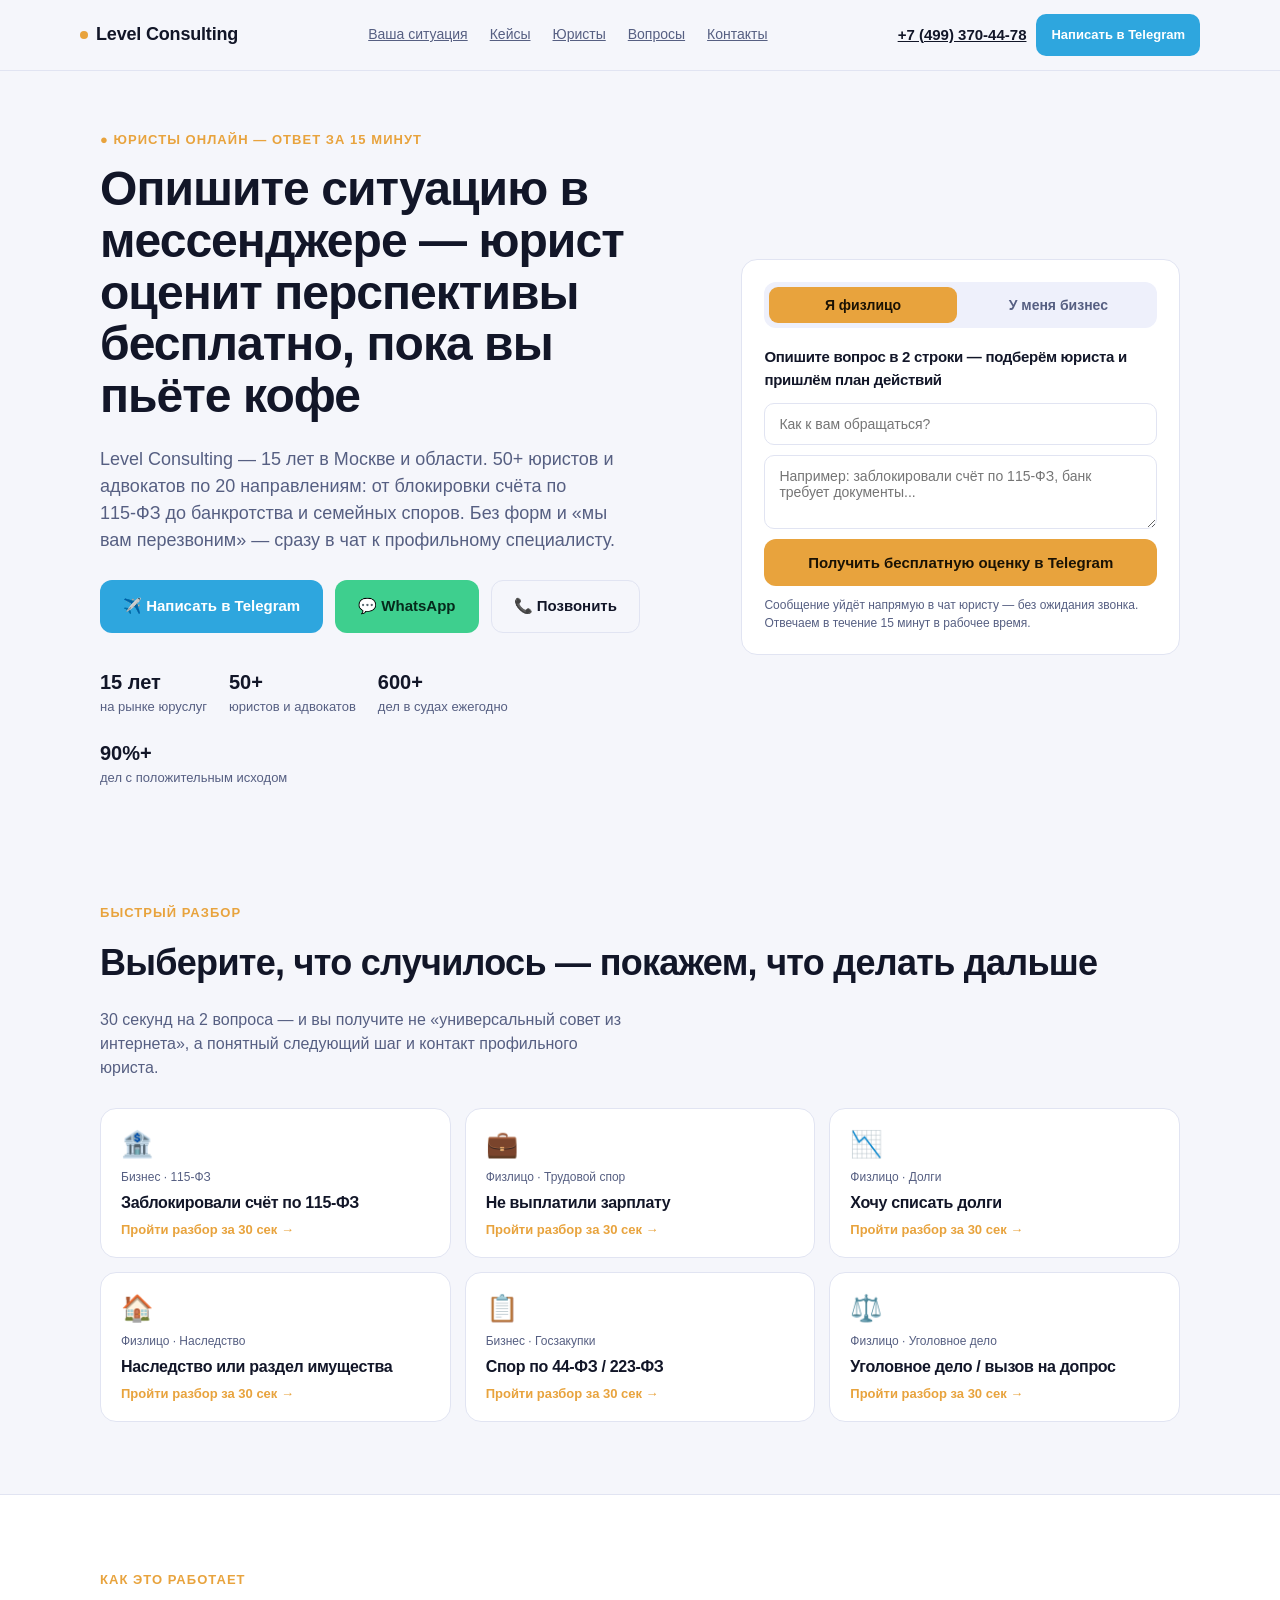
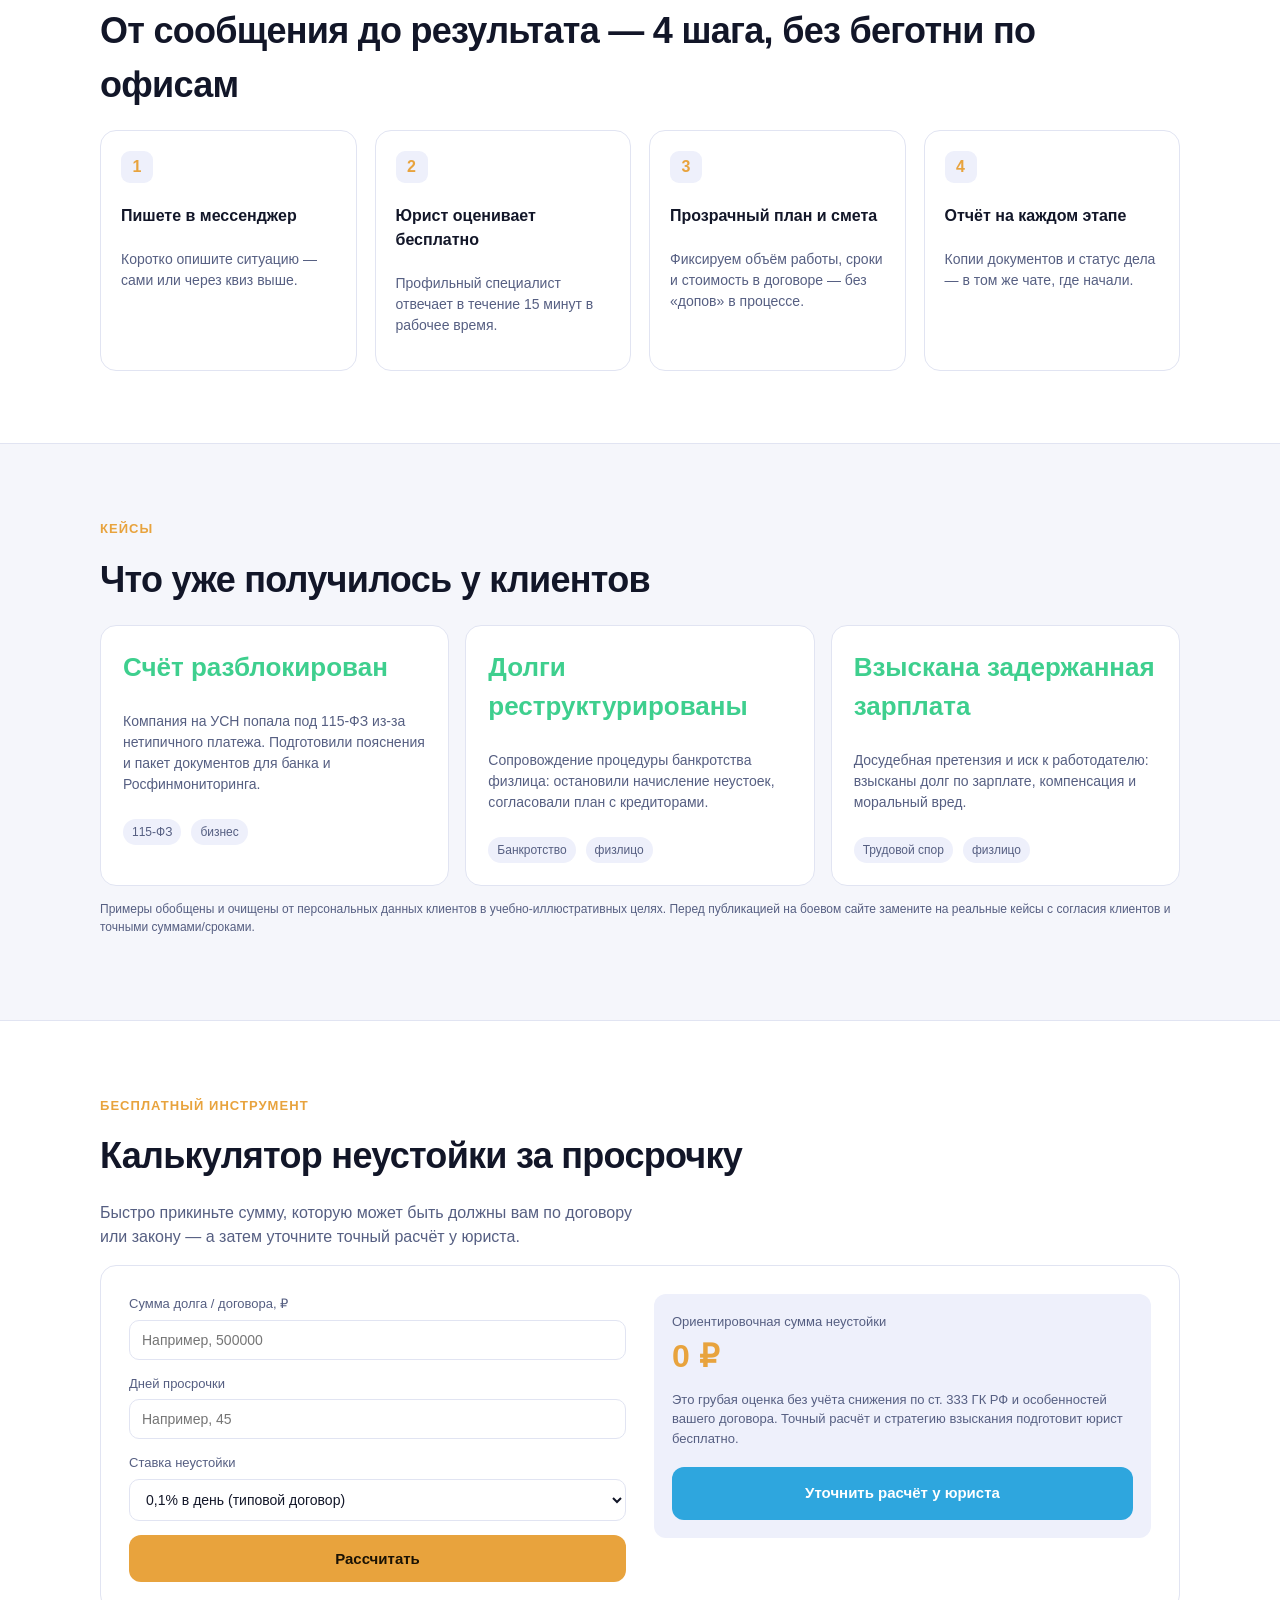
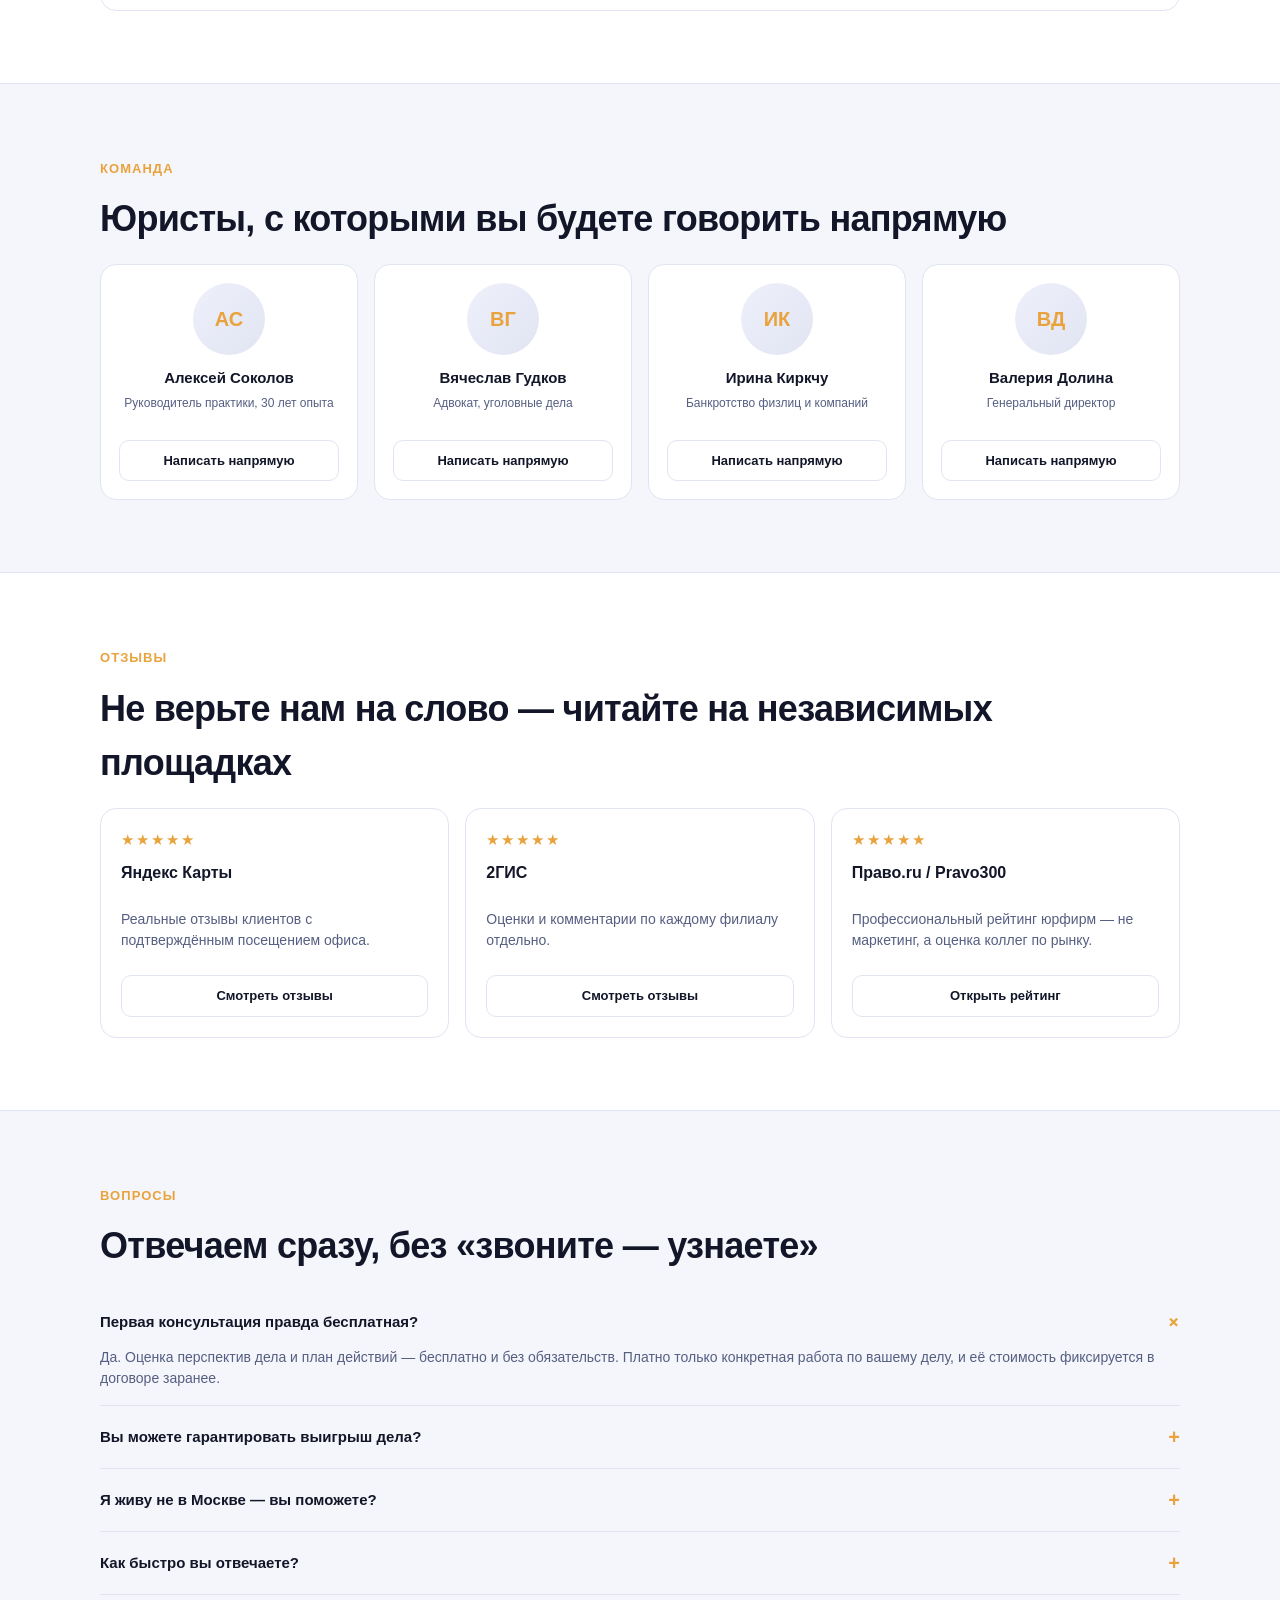
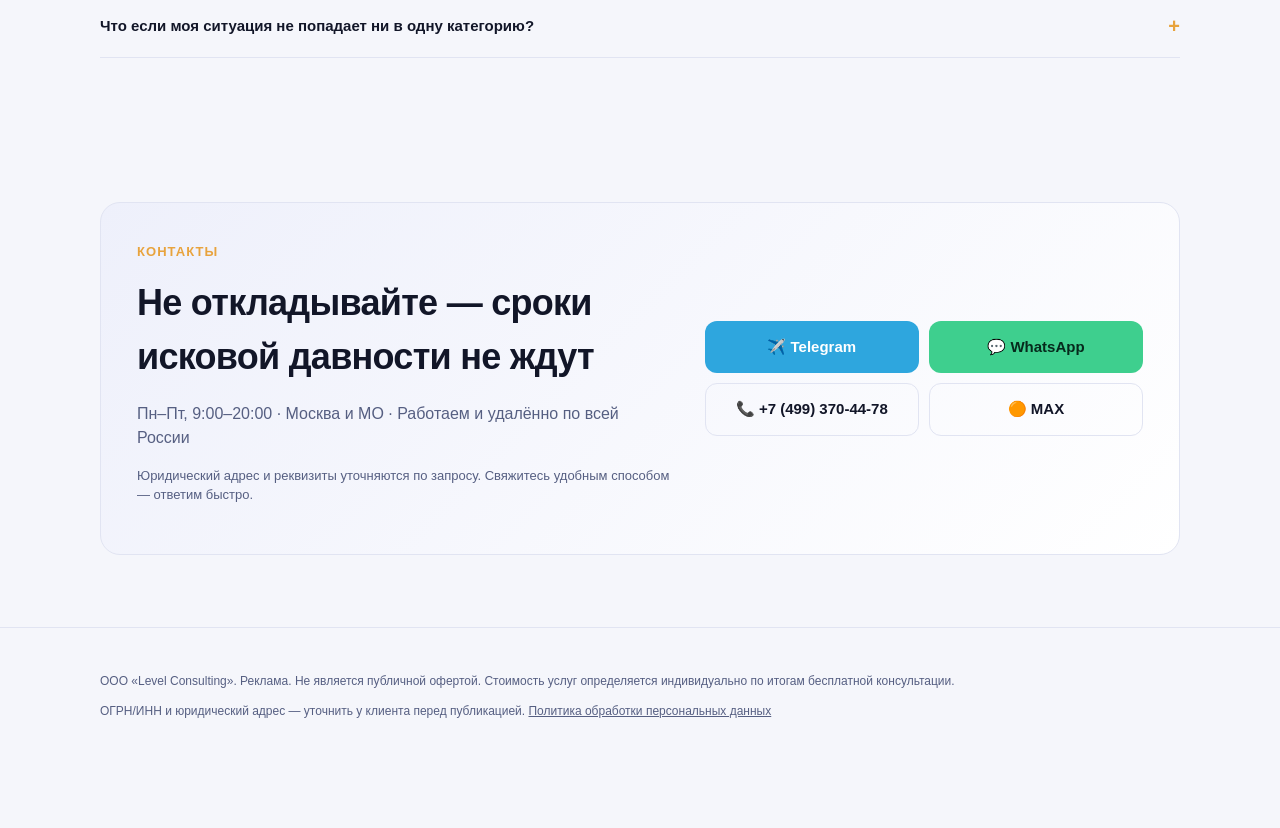
<file: levelconsulting-redesign/index.html>
<!DOCTYPE html>
<html lang="ru">
<head>
<meta charset="UTF-8">
<meta name="viewport" content="width=device-width, initial-scale=1.0">
<meta name="description" content="Level Consulting — юридическая помощь физлицам и бизнесу в Москве и МО. Бесплатная оценка ситуации за 15 минут в Telegram или WhatsApp.">
<meta property="og:title" content="Level Consulting — юридическая помощь с ответом за 15 минут">
<meta property="og:description" content="15 лет на рынке, 50+ юристов, 600+ дел в год. Опишите ситуацию в мессенджере — получите бесплатную оценку перспектив.">
<meta property="og:type" content="website">
<title>Level Consulting — юридическая помощь, которая начинается с ответа за 15 минут</title>
<style>
  :root{
    --bg:#0b1220; --bg2:#0f1830; --card:#121c38; --card2:#16214a;
    --ink:#eef1fb; --ink-dim:#a8b1cf; --line:#22305a;
    --amber:#e8a33d; --amber-ink:#1a1204;
    --green:#3ecf8e; --tg:#2ea6de; --wa:#3ecf8e; --danger:#e8654a;
    --radius:16px;
    color-scheme: dark;
  }
  :root[data-theme="light"]{
    --bg:#f5f6fb; --bg2:#ffffff; --card:#ffffff; --card2:#eef0fb;
    --ink:#121628; --ink-dim:#565f82; --line:#e1e4f2;
    color-scheme: light;
  }
  @media (prefers-color-scheme: light){
    :root:not([data-theme="dark"]){
      --bg:#f5f6fb; --bg2:#ffffff; --card:#ffffff; --card2:#eef0fb;
      --ink:#121628; --ink-dim:#565f82; --line:#e1e4f2;
      color-scheme: light;
    }
  }
  *{box-sizing:border-box;}
  html,body{margin:0;padding:0;}
  body{
    background:var(--bg); color:var(--ink);
    font-family:"Inter","Helvetica Neue",Arial,sans-serif;
    line-height:1.5; -webkit-font-smoothing:antialiased;
    overflow-x:hidden;
  }
  a{color:inherit;}
  .wrap{max-width:1120px; margin:0 auto; padding:0 20px;}
  section{padding:72px 0;}
  @media (max-width:720px){ section{padding:48px 0;} }
  h1,h2,h3{margin:0 0 .5em; letter-spacing:-0.02em;}
  h2{font-size:clamp(24px,3.4vw,36px);}
  .eyebrow{
    display:inline-flex; align-items:center; gap:8px;
    font-size:13px; font-weight:600; text-transform:uppercase; letter-spacing:.08em;
    color:var(--amber); margin-bottom:14px;
  }
  .muted{color:var(--ink-dim);}
  .btn{
    display:inline-flex; align-items:center; justify-content:center; gap:8px;
    padding:14px 22px; border-radius:12px; font-weight:700; font-size:15px;
    text-decoration:none; border:1px solid transparent; cursor:pointer;
    transition:transform .15s ease, filter .15s ease; white-space:nowrap;
  }
  .btn:active{transform:scale(.97);}
  .btn-primary{background:var(--amber); color:var(--amber-ink);}
  .btn-primary:hover{filter:brightness(1.08);}
  .btn-tg{background:var(--tg); color:#fff;}
  .btn-wa{background:var(--wa); color:#062a1c;}
  .btn-ghost{background:transparent; border-color:var(--line); color:var(--ink);}
  .btn-block{width:100%;}
  .btn-sm{padding:10px 14px; font-size:13px; border-radius:10px;}

  /* Header */
  header{
    position:sticky; top:0; z-index:50;
    background:color-mix(in srgb, var(--bg) 88%, transparent);
    backdrop-filter:blur(10px); border-bottom:1px solid var(--line);
  }
  .header-row{display:flex; align-items:center; justify-content:space-between; padding:14px 0;}
  .logo{font-weight:800; font-size:18px; letter-spacing:-.01em; display:flex; align-items:center; gap:8px;}
  .logo .dot{width:8px;height:8px;border-radius:50%;background:var(--amber);}
  nav.mainnav{display:flex; gap:22px; font-size:14px; color:var(--ink-dim);}
  nav.mainnav a:hover{color:var(--ink);}
  .header-cta{display:flex; align-items:center; gap:10px;}
  .phone-link{font-weight:700; font-size:15px; white-space:nowrap;}
  @media (max-width:860px){
    nav.mainnav{display:none;}
    .phone-link{display:none;}
  }

  /* Hero */
  .hero{padding-top:56px; padding-bottom:40px;}
  .hero-grid{display:grid; grid-template-columns:1.15fr .85fr; gap:48px; align-items:center;}
  @media (max-width:900px){ .hero-grid{grid-template-columns:1fr;} }
  .hero h1{font-size:clamp(30px,5vw,48px); line-height:1.08;}
  .hero p.lead{font-size:18px; color:var(--ink-dim); max-width:52ch;}
  .hero-cta-row{display:flex; flex-wrap:wrap; gap:12px; margin-top:26px;}
  .trust-row{display:flex; flex-wrap:wrap; gap:22px; margin-top:34px; font-size:13px; color:var(--ink-dim);}
  .trust-row b{color:var(--ink); font-size:20px; display:block; font-weight:800;}
  .split-card{
    background:var(--card); border:1px solid var(--line); border-radius:var(--radius);
    padding:22px; display:flex; flex-direction:column; gap:12px;
  }
  .split-card h3{font-size:15px; margin:0;}
  .segment-toggle{display:flex; gap:8px; background:var(--card2); padding:5px; border-radius:12px; margin-bottom:6px;}
  .segment-toggle button{
    flex:1; border:none; background:transparent; color:var(--ink-dim); font-weight:700;
    padding:10px; border-radius:9px; cursor:pointer; font-size:14px; font-family:inherit;
  }
  .segment-toggle button.active{background:var(--amber); color:var(--amber-ink);}
  .quick-form{display:flex; flex-direction:column; gap:10px;}
  .quick-form input, .quick-form textarea{
    background:var(--bg2); border:1px solid var(--line); border-radius:10px; padding:12px 14px;
    color:var(--ink); font-family:inherit; font-size:14px;
  }
  .quick-form small{color:var(--ink-dim); font-size:12px;}

  /* Pain tiles */
  .pain-grid{display:grid; grid-template-columns:repeat(3,1fr); gap:14px;}
  @media (max-width:860px){ .pain-grid{grid-template-columns:repeat(2,1fr);} }
  @media (max-width:560px){ .pain-grid{grid-template-columns:1fr;} }
  .pain-tile{
    background:var(--card); border:1px solid var(--line); border-radius:var(--radius);
    padding:20px; cursor:pointer; text-align:left; font-family:inherit; color:var(--ink);
    display:flex; flex-direction:column; gap:10px; transition:border-color .15s ease, transform .15s ease;
  }
  .pain-tile:hover{border-color:var(--amber); transform:translateY(-2px);}
  .pain-tile .emoji{font-size:26px;}
  .pain-tile .tag{font-size:12px; color:var(--ink-dim);}
  .pain-tile .go{font-size:13px; font-weight:700; color:var(--amber); margin-top:auto;}

  /* How it works */
  .steps{display:grid; grid-template-columns:repeat(4,1fr); gap:18px;}
  @media (max-width:860px){ .steps{grid-template-columns:repeat(2,1fr);} }
  @media (max-width:560px){ .steps{grid-template-columns:1fr;} }
  .step{background:var(--card); border:1px solid var(--line); border-radius:var(--radius); padding:20px;}
  .step .num{
    width:32px;height:32px;border-radius:9px;background:var(--card2); color:var(--amber);
    display:flex; align-items:center; justify-content:center; font-weight:800; margin-bottom:12px;
  }

  /* Cases */
  .case-grid{display:grid; grid-template-columns:repeat(3,1fr); gap:16px;}
  @media (max-width:900px){ .case-grid{grid-template-columns:1fr;} }
  .case-card{background:var(--card); border:1px solid var(--line); border-radius:var(--radius); padding:22px; display:flex; flex-direction:column; gap:10px;}
  .case-card .result{font-size:26px; font-weight:800; color:var(--green);}
  .case-card .meta{font-size:12px; color:var(--ink-dim); display:flex; gap:10px; flex-wrap:wrap;}
  .case-card .pill{background:var(--card2); padding:4px 9px; border-radius:99px;}
  .case-note{font-size:12px; color:var(--ink-dim); margin-top:14px;}

  /* Calculator */
  .calc-card{
    background:var(--card); border:1px solid var(--line); border-radius:var(--radius);
    padding:28px; display:grid; grid-template-columns:1fr 1fr; gap:28px; align-items:start;
  }
  @media (max-width:820px){ .calc-card{grid-template-columns:1fr;} }
  .field{margin-bottom:14px;}
  .field label{display:block; font-size:13px; color:var(--ink-dim); margin-bottom:6px;}
  .field input, .field select{
    width:100%; background:var(--bg2); border:1px solid var(--line); border-radius:10px;
    padding:11px 12px; color:var(--ink); font-family:inherit; font-size:14px;
  }
  .calc-result{background:var(--card2); border-radius:12px; padding:18px;}
  .calc-result .big{font-size:32px; font-weight:800; color:var(--amber);}

  /* Team */
  .team-grid{display:grid; grid-template-columns:repeat(4,1fr); gap:16px;}
  @media (max-width:900px){ .team-grid{grid-template-columns:repeat(2,1fr);} }
  @media (max-width:560px){ .team-grid{grid-template-columns:1fr;} }
  .team-card{background:var(--card); border:1px solid var(--line); border-radius:var(--radius); padding:18px; text-align:center;}
  .avatar{
    width:72px;height:72px;border-radius:50%;margin:0 auto 12px;
    background:linear-gradient(135deg,var(--card2),var(--line));
    display:flex; align-items:center; justify-content:center; font-weight:800; font-size:20px; color:var(--amber);
  }
  .team-card h4{margin:0 0 4px; font-size:15px;}
  .team-card .spec{font-size:12px; color:var(--ink-dim); margin-bottom:14px; min-height:32px;}

  /* Reviews */
  .review-strip{display:flex; gap:16px; flex-wrap:wrap;}
  .review-cta{
    flex:1; min-width:220px; background:var(--card); border:1px solid var(--line);
    border-radius:var(--radius); padding:20px; display:flex; flex-direction:column; gap:10px;
  }
  .stars{color:var(--amber); font-size:15px; letter-spacing:2px;}

  /* FAQ */
  .faq-item{border-bottom:1px solid var(--line); padding:16px 0;}
  .faq-q{
    display:flex; justify-content:space-between; align-items:center; cursor:pointer;
    font-weight:700; font-size:15px;
  }
  .faq-a{max-height:0; overflow:hidden; transition:max-height .25s ease; color:var(--ink-dim); font-size:14px;}
  .faq-item.open .faq-a{max-height:220px; margin-top:10px;}
  .faq-plus{transition:transform .2s ease; color:var(--amber); font-size:20px;}
  .faq-item.open .faq-plus{transform:rotate(45deg);}

  /* Final contact */
  .contact-card{
    background:linear-gradient(135deg,var(--card2),var(--card));
    border:1px solid var(--line); border-radius:20px; padding:36px;
    display:grid; grid-template-columns:1.1fr .9fr; gap:32px; align-items:center;
  }
  @media (max-width:820px){ .contact-card{grid-template-columns:1fr;} }
  .channels{display:grid; grid-template-columns:1fr 1fr; gap:10px;}
  @media (max-width:480px){ .channels{grid-template-columns:1fr;} }

  footer{border-top:1px solid var(--line); padding:32px 0 96px; font-size:12px; color:var(--ink-dim);}
  footer a{text-decoration:underline;}

  /* Sticky mobile bar */
  .mobile-bar{
    position:fixed; bottom:0; left:0; right:0; z-index:60;
    display:none; background:var(--bg2); border-top:1px solid var(--line);
    padding:10px 12px; gap:8px;
  }
  .mobile-bar a{
    flex:1; display:flex; flex-direction:column; align-items:center; gap:2px;
    font-size:11px; font-weight:700; padding:8px 4px; border-radius:10px;
  }
  @media (max-width:720px){ .mobile-bar{display:flex;} body{padding-bottom:74px;} }
  .mobile-bar .ic{font-size:18px;}
  .mb-call{background:var(--amber); color:var(--amber-ink);}
  .mb-tg{background:var(--tg); color:#fff;}
  .mb-wa{background:var(--wa); color:#062a1c;}

  /* Modal quiz */
  .overlay{
    position:fixed; inset:0; background:rgba(4,7,18,.7); backdrop-filter:blur(3px);
    display:none; align-items:center; justify-content:center; z-index:100; padding:16px;
  }
  .overlay.show{display:flex;}
  .modal{
    background:var(--bg2); border:1px solid var(--line); border-radius:18px; padding:26px;
    max-width:460px; width:100%; max-height:86vh; overflow:auto; position:relative;
  }
  .modal-close{position:absolute; top:14px; right:16px; background:none; border:none; color:var(--ink-dim); font-size:22px; cursor:pointer;}
  .modal .qtag{font-size:12px; color:var(--amber); font-weight:700; text-transform:uppercase; letter-spacing:.06em;}
  .opt-btn{
    display:block; width:100%; text-align:left; background:var(--card); border:1px solid var(--line);
    color:var(--ink); padding:13px 14px; border-radius:10px; margin-top:10px; cursor:pointer; font-family:inherit; font-size:14px;
  }
  .opt-btn:hover{border-color:var(--amber);}
  .result-box{background:var(--card); border-radius:12px; padding:16px; margin-top:14px;}
  .progress{height:4px; background:var(--card); border-radius:99px; overflow:hidden; margin-bottom:16px;}
  .progress i{display:block; height:100%; background:var(--amber); width:33%; transition:width .25s ease;}
</style>
</head>
<body>



<header>
  <div class="wrap header-row">
    <div class="logo"><span class="dot"></span> Level Consulting</div>
    <nav class="mainnav">
      <a href="#pains">Ваша ситуация</a>
      <a href="#cases">Кейсы</a>
      <a href="#team">Юристы</a>
      <a href="#faq">Вопросы</a>
      <a href="#contacts">Контакты</a>
    </nav>
    <div class="header-cta">
      <a class="phone-link" href="tel:+74993704478">+7 (499) 370‑44‑78</a>
      <a class="btn btn-tg btn-sm" href="https://t.me/LEVELCONSULTING_TG_USERNAME" target="_blank" rel="noopener">Написать в Telegram</a>
    </div>
  </div>
</header>

<main>
  <section class="hero">
    <div class="wrap hero-grid">
      <div>
        <div class="eyebrow">● Юристы онлайн — ответ за 15 минут</div>
        <h1>Опишите ситуацию в мессенджере — юрист оценит перспективы бесплатно, пока вы пьёте кофе</h1>
        <p class="lead">Level Consulting — 15 лет в Москве и области. 50+ юристов и адвокатов по 20 направлениям: от блокировки счёта по 115‑ФЗ до банкротства и семейных споров. Без форм и «мы вам перезвоним» — сразу в чат к профильному специалисту.</p>
        <div class="hero-cta-row">
          <a class="btn btn-tg" href="https://t.me/LEVELCONSULTING_TG_USERNAME?text=Здравствуйте!%20Опишу%20ситуацию%20и%20жду%20оценки." target="_blank" rel="noopener">✈️ Написать в Telegram</a>
          <a class="btn btn-wa" href="https://wa.me/74993704478?text=Здравствуйте!%20Опишу%20ситуацию%20и%20жду%20оценки." target="_blank" rel="noopener">💬 WhatsApp</a>
          <a class="btn btn-ghost" href="tel:+74993704478">📞 Позвонить</a>
        </div>
        <div class="trust-row">
          <div><b>15 лет</b>на рынке юруслуг</div>
          <div><b>50+</b>юристов и адвокатов</div>
          <div><b>600+</b>дел в судах ежегодно</div>
          <div><b>90%+</b>дел с положительным исходом</div>
        </div>
      </div>

      <div class="split-card">
        <div class="segment-toggle">
          <button type="button" class="active" data-seg="person">Я физлицо</button>
          <button type="button" data-seg="biz">У меня бизнес</button>
        </div>
        <h3 id="segTitle">Опишите вопрос в 2 строки — подберём юриста и пришлём план действий</h3>
        <form class="quick-form" id="quickForm">
          <input type="text" id="qfName" placeholder="Как к вам обращаться?">
          <textarea id="qfMsg" rows="3" placeholder="Например: заблокировали счёт по 115‑ФЗ, банк требует документы..."></textarea>
          <button type="button" class="btn btn-primary btn-block" id="qfSubmit">Получить бесплатную оценку в Telegram</button>
          <small>Сообщение уйдёт напрямую в чат юристу — без ожидания звонка. Отвечаем в течение 15 минут в рабочее время.</small>
        </form>
      </div>
    </div>
  </section>

  <section id="pains">
    <div class="wrap">
      <div class="eyebrow">Быстрый разбор</div>
      <h2>Выберите, что случилось — покажем, что делать дальше</h2>
      <p class="muted" style="max-width:60ch;margin-bottom:28px;">30 секунд на 2 вопроса — и вы получите не «универсальный совет из интернета», а понятный следующий шаг и контакт профильного юриста.</p>
      <div class="pain-grid" id="painGrid"></div>
    </div>
  </section>

  <section style="background:var(--bg2); border-top:1px solid var(--line); border-bottom:1px solid var(--line);">
    <div class="wrap">
      <div class="eyebrow">Как это работает</div>
      <h2>От сообщения до результата — 4 шага, без беготни по офисам</h2>
      <div class="steps">
        <div class="step"><div class="num">1</div><h4>Пишете в мессенджер</h4><p class="muted" style="font-size:14px;">Коротко опишите ситуацию — сами или через квиз выше.</p></div>
        <div class="step"><div class="num">2</div><h4>Юрист оценивает бесплатно</h4><p class="muted" style="font-size:14px;">Профильный специалист отвечает в течение 15 минут в рабочее время.</p></div>
        <div class="step"><div class="num">3</div><h4>Прозрачный план и смета</h4><p class="muted" style="font-size:14px;">Фиксируем объём работы, сроки и стоимость в договоре — без «допов» в процессе.</p></div>
        <div class="step"><div class="num">4</div><h4>Отчёт на каждом этапе</h4><p class="muted" style="font-size:14px;">Копии документов и статус дела — в том же чате, где начали.</p></div>
      </div>
    </div>
  </section>

  <section id="cases">
    <div class="wrap">
      <div class="eyebrow">Кейсы</div>
      <h2>Что уже получилось у клиентов</h2>
      <div class="case-grid">
        <div class="case-card">
          <div class="result">Счёт разблокирован</div>
          <p class="muted" style="font-size:14px;">Компания на УСН попала под 115‑ФЗ из‑за нетипичного платежа. Подготовили пояснения и пакет документов для банка и Росфинмониторинга.</p>
          <div class="meta"><span class="pill">115‑ФЗ</span><span class="pill">бизнес</span></div>
        </div>
        <div class="case-card">
          <div class="result">Долги реструктурированы</div>
          <p class="muted" style="font-size:14px;">Сопровождение процедуры банкротства физлица: остановили начисление неустоек, согласовали план с кредиторами.</p>
          <div class="meta"><span class="pill">Банкротство</span><span class="pill">физлицо</span></div>
        </div>
        <div class="case-card">
          <div class="result">Взыскана задержанная зарплата</div>
          <p class="muted" style="font-size:14px;">Досудебная претензия и иск к работодателю: взысканы долг по зарплате, компенсация и моральный вред.</p>
          <div class="meta"><span class="pill">Трудовой спор</span><span class="pill">физлицо</span></div>
        </div>
      </div>
      <p class="case-note">Примеры обобщены и очищены от персональных данных клиентов в учебно‑иллюстративных целях. Перед публикацией на боевом сайте замените на реальные кейсы с согласия клиентов и точными суммами/сроками.</p>
    </div>
  </section>

  <section id="calculator" style="background:var(--bg2); border-top:1px solid var(--line); border-bottom:1px solid var(--line);">
    <div class="wrap">
      <div class="eyebrow">Бесплатный инструмент</div>
      <h2>Калькулятор неустойки за просрочку</h2>
      <p class="muted" style="max-width:60ch;">Быстро прикиньте сумму, которую может быть должны вам по договору или закону — а затем уточните точный расчёт у юриста.</p>
      <div class="calc-card">
        <div>
          <div class="field">
            <label>Сумма долга / договора, ₽</label>
            <input type="number" id="calcSum" placeholder="Например, 500000">
          </div>
          <div class="field">
            <label>Дней просрочки</label>
            <input type="number" id="calcDays" placeholder="Например, 45">
          </div>
          <div class="field">
            <label>Ставка неустойки</label>
            <select id="calcRate">
              <option value="0.001">0,1% в день (типовой договор)</option>
              <option value="0.0003">1/300 ключевой ставки (ЦБ ≈ 21%)</option>
              <option value="0.0015">0,3% в день (потребительский договор)</option>
            </select>
          </div>
          <button class="btn btn-primary btn-block" id="calcBtn">Рассчитать</button>
        </div>
        <div class="calc-result">
          <div class="muted" style="font-size:13px;">Ориентировочная сумма неустойки</div>
          <div class="big" id="calcOut">0 ₽</div>
          <p class="muted" style="font-size:13px; margin-top:10px;">Это грубая оценка без учёта снижения по ст. 333 ГК РФ и особенностей вашего договора. Точный расчёт и стратегию взыскания подготовит юрист бесплатно.</p>
          <a class="btn btn-tg btn-block" style="margin-top:6px;" href="https://t.me/LEVELCONSULTING_TG_USERNAME?text=Здравствуйте!%20Хочу%20уточнить%20расчёт%20неустойки." target="_blank" rel="noopener">Уточнить расчёт у юриста</a>
        </div>
      </div>
    </div>
  </section>

  <section id="team">
    <div class="wrap">
      <div class="eyebrow">Команда</div>
      <h2>Юристы, с которыми вы будете говорить напрямую</h2>
      <div class="team-grid">
        <div class="team-card">
          <div class="avatar">АС</div>
          <h4>Алексей Соколов</h4>
          <div class="spec">Руководитель практики, 30 лет опыта</div>
          <a class="btn btn-ghost btn-sm btn-block" href="https://t.me/LEVELCONSULTING_TG_USERNAME?text=Хочу%20проконсультироваться%20с%20Алексеем%20Соколовым" target="_blank" rel="noopener">Написать напрямую</a>
        </div>
        <div class="team-card">
          <div class="avatar">ВГ</div>
          <h4>Вячеслав Гудков</h4>
          <div class="spec">Адвокат, уголовные дела</div>
          <a class="btn btn-ghost btn-sm btn-block" href="https://t.me/LEVELCONSULTING_TG_USERNAME?text=Хочу%20проконсультироваться%20с%20Вячеславом%20Гудковым" target="_blank" rel="noopener">Написать напрямую</a>
        </div>
        <div class="team-card">
          <div class="avatar">ИК</div>
          <h4>Ирина Киркчу</h4>
          <div class="spec">Банкротство физлиц и компаний</div>
          <a class="btn btn-ghost btn-sm btn-block" href="https://t.me/LEVELCONSULTING_TG_USERNAME?text=Хочу%20проконсультироваться%20с%20Ириной%20Киркчу" target="_blank" rel="noopener">Написать напрямую</a>
        </div>
        <div class="team-card">
          <div class="avatar">ВД</div>
          <h4>Валерия Долина</h4>
          <div class="spec">Генеральный директор</div>
          <a class="btn btn-ghost btn-sm btn-block" href="https://t.me/LEVELCONSULTING_TG_USERNAME?text=Хочу%20проконсультироваться%20с%20руководителем" target="_blank" rel="noopener">Написать напрямую</a>
        </div>
      </div>
    </div>
  </section>

  <section id="reviews" style="background:var(--bg2); border-top:1px solid var(--line); border-bottom:1px solid var(--line);">
    <div class="wrap">
      <div class="eyebrow">Отзывы</div>
      <h2>Не верьте нам на слово — читайте на независимых площадках</h2>
      <div class="review-strip">
        <div class="review-cta">
          <div class="stars">★★★★★</div>
          <h4 style="margin:0;">Яндекс Карты</h4>
          <p class="muted" style="font-size:14px;">Реальные отзывы клиентов с подтверждённым посещением офиса.</p>
          <a class="btn btn-ghost btn-sm" href="https://yandex.ru/maps/org/level_consulting" target="_blank" rel="noopener">Смотреть отзывы</a>
        </div>
        <div class="review-cta">
          <div class="stars">★★★★★</div>
          <h4 style="margin:0;">2ГИС</h4>
          <p class="muted" style="font-size:14px;">Оценки и комментарии по каждому филиалу отдельно.</p>
          <a class="btn btn-ghost btn-sm" href="https://2gis.ru/search/Level%20Consulting" target="_blank" rel="noopener">Смотреть отзывы</a>
        </div>
        <div class="review-cta">
          <div class="stars">★★★★★</div>
          <h4 style="margin:0;">Право.ru / Pravo300</h4>
          <p class="muted" style="font-size:14px;">Профессиональный рейтинг юрфирм — не маркетинг, а оценка коллег по рынку.</p>
          <a class="btn btn-ghost btn-sm" href="https://pravo300.ru/" target="_blank" rel="noopener">Открыть рейтинг</a>
        </div>
      </div>
    </div>
  </section>

  <section id="faq">
    <div class="wrap">
      <div class="eyebrow">Вопросы</div>
      <h2>Отвечаем сразу, без «звоните — узнаете»</h2>
      <div id="faqList">
        <div class="faq-item open">
          <div class="faq-q">Первая консультация правда бесплатная?<span class="faq-plus">+</span></div>
          <div class="faq-a">Да. Оценка перспектив дела и план действий — бесплатно и без обязательств. Платно только конкретная работа по вашему делу, и её стоимость фиксируется в договоре заранее.</div>
        </div>
        <div class="faq-item">
          <div class="faq-q">Вы можете гарантировать выигрыш дела?<span class="faq-plus">+</span></div>
          <div class="faq-a">Нет — и любой юрист, который это обещает, вводит вас в заблуждение. Мы называем реальные шансы на старте и показываем похожие дела из практики, чтобы вы приняли решение осознанно.</div>
        </div>
        <div class="faq-item">
          <div class="faq-q">Я живу не в Москве — вы поможете?<span class="faq-plus">+</span></div>
          <div class="faq-a">Да, консультации и часть процессов ведём удалённо через мессенджеры и видеозвонки; для судебных заседаний в очных регионах подключаем партнёров или оформляем доверенность.</div>
        </div>
        <div class="faq-item">
          <div class="faq-q">Как быстро вы отвечаете?<span class="faq-plus">+</span></div>
          <div class="faq-a">В рабочее время — в течение 15 минут в Telegram или WhatsApp. Вне рабочего времени отвечаем в начале следующего рабочего дня.</div>
        </div>
        <div class="faq-item">
          <div class="faq-q">Что если моя ситуация не попадает ни в одну категорию?<span class="faq-plus">+</span></div>
          <div class="faq-a">Напишите в свободной форме через кнопку в шапке сайта — распределим обращение профильному юристу вручную.</div>
        </div>
      </div>
    </div>
  </section>

  <section id="contacts">
    <div class="wrap">
      <div class="contact-card">
        <div>
          <div class="eyebrow">Контакты</div>
          <h2>Не откладывайте — сроки исковой давности не ждут</h2>
          <p class="muted">Пн–Пт, 9:00–20:00 · Москва и МО · Работаем и удалённо по всей России</p>
          <p class="muted" style="font-size:13px;">Юридический адрес и реквизиты уточняются по запросу. Свяжитесь удобным способом — ответим быстро.</p>
        </div>
        <div>
          <div class="channels">
            <a class="btn btn-tg" href="https://t.me/LEVELCONSULTING_TG_USERNAME" target="_blank" rel="noopener">✈️ Telegram</a>
            <a class="btn btn-wa" href="https://wa.me/74993704478" target="_blank" rel="noopener">💬 WhatsApp</a>
            <a class="btn btn-ghost" href="tel:+74993704478">📞 +7 (499) 370‑44‑78</a>
            <a class="btn btn-ghost" href="https://max.ru/u/LEVELCONSULTING_MAX_USERNAME" target="_blank" rel="noopener">🟠 MAX</a>
          </div>
        </div>
      </div>
    </div>
  </section>
</main>

<footer>
  <div class="wrap">
    <p>ООО «Level Consulting». Реклама. Не является публичной офертой. Стоимость услуг определяется индивидуально по итогам бесплатной консультации.</p>
    <p>ОГРН/ИНН и юридический адрес — уточнить у клиента перед публикацией. <a href="#">Политика обработки персональных данных</a></p>
  </div>
</footer>

<div class="mobile-bar">
  <a class="mb-call" href="tel:+74993704478"><span class="ic">📞</span>Звонок</a>
  <a class="mb-tg" href="https://t.me/LEVELCONSULTING_TG_USERNAME" target="_blank" rel="noopener"><span class="ic">✈️</span>Telegram</a>
  <a class="mb-wa" href="https://wa.me/74993704478" target="_blank" rel="noopener"><span class="ic">💬</span>WhatsApp</a>
</div>

<div class="overlay" id="quizOverlay">
  <div class="modal" id="quizModal">
    <button class="modal-close" id="quizClose">×</button>
    <div class="progress"><i id="quizProgress"></i></div>
    <div id="quizBody"></div>
  </div>
</div>

<script>
(function(){
  var TG = "https://t.me/LEVELCONSULTING_TG_USERNAME";
  var WA = "https://wa.me/74993704478";

  // Segment toggle (physical / business) — swaps hero form copy only, cosmetic personalization
  var segBtns = document.querySelectorAll('.segment-toggle button');
  var segTitle = document.getElementById('segTitle');
  var qfMsg = document.getElementById('qfMsg');
  var segCopy = {
    person: {title:"Опишите вопрос в 2 строки — подберём юриста и пришлём план действий", ph:"Например: заблокировали счёт по 115‑ФЗ, банк требует документы..."},
    biz: {title:"Опишите ситуацию бизнеса — подключим профильного юриста в течение 15 минут", ph:"Например: заказчик по 44‑ФЗ не подписывает акт, срываются сроки..."}
  };
  segBtns.forEach(function(b){
    b.addEventListener('click', function(){
      segBtns.forEach(function(x){x.classList.remove('active');});
      b.classList.add('active');
      var c = segCopy[b.dataset.seg];
      segTitle.textContent = c.title;
      qfMsg.placeholder = c.ph;
    });
  });

  document.getElementById('qfSubmit').addEventListener('click', function(){
    var name = document.getElementById('qfName').value.trim();
    var msg = document.getElementById('qfMsg').value.trim();
    var text = (name ? "Меня зовут " + name + ". " : "") + (msg || "Хочу получить бесплатную оценку ситуации.");
    window.open(TG + "?text=" + encodeURIComponent(text), "_blank");
  });

  // Neustoyka calculator
  document.getElementById('calcBtn').addEventListener('click', function(){
    var sum = parseFloat(document.getElementById('calcSum').value) || 0;
    var days = parseFloat(document.getElementById('calcDays').value) || 0;
    var rate = parseFloat(document.getElementById('calcRate').value) || 0;
    var result = sum * days * rate;
    document.getElementById('calcOut').textContent = Math.round(result).toLocaleString('ru-RU') + ' ₽';
  });

  // FAQ accordion
  document.querySelectorAll('.faq-item').forEach(function(item){
    item.querySelector('.faq-q').addEventListener('click', function(){
      var wasOpen = item.classList.contains('open');
      document.querySelectorAll('.faq-item').forEach(function(i){ i.classList.remove('open'); });
      if(!wasOpen) item.classList.add('open');
    });
  });

  // Pain quiz data: id, emoji, tag, title, questions[], each with options[] -> next or result
  var PAINS = [
    {id:'block', emoji:'🏦', tag:'Бизнес · 115‑ФЗ', title:'Заблокировали счёт по 115‑ФЗ',
      steps:[
        {q:'Банк уже прислал письменный запрос документов?', opts:['Да, есть срок ответа','Нет, просто заблокировал доступ','Отказал в проведении операции']},
        {q:'Сколько времени прошло с блокировки?', opts:['Меньше 3 дней','3–10 дней','Больше 10 дней']}
      ],
      result:'Обычно на этом этапе помогает грамотно подготовленный пакет пояснений для банка и, при отказе, — жалоба в межведомственную комиссию ЦБ. Профильный юрист: Алексей Соколов.'},
    {id:'salary', emoji:'💼', tag:'Физлицо · Трудовой спор', title:'Не выплатили зарплату',
      steps:[
        {q:'Сколько уже задерживают выплату?', opts:['До 15 дней','15–60 дней','Больше 2 месяцев']},
        {q:'Есть официальный трудовой договор?', opts:['Да','Частично (серая часть)','Работал(а) неофициально']}
      ],
      result:'За задержку зарплаты полагается не только сама сумма, но и проценты за просрочку по ст. 236 ТК РФ. Разбор ведёт трудовая практика Level Consulting.'},
    {id:'bankrupt', emoji:'📉', tag:'Физлицо · Долги', title:'Хочу списать долги',
      steps:[
        {q:'Какая примерно общая сумма долга?', opts:['До 500 000 ₽','500 000 – 3 000 000 ₽','Больше 3 000 000 ₽']},
        {q:'Есть просрочки по кредитам сейчас?', opts:['Да, уже есть просрочки','Пока плачу, но тяжело','Уже суд/приставы']}
      ],
      result:'Ваш случай подходит для предварительной оценки на процедуру банкротства физлица. Профильный юрист: Ирина Киркчу.'},
    {id:'inherit', emoji:'🏠', tag:'Физлицо · Наследство', title:'Наследство или раздел имущества',
      steps:[
        {q:'Есть спор между наследниками/супругами?', opts:['Да, уже спорим','Пока нет, но ожидаю','Нет, просто нужно оформить']},
        {q:'Прошло больше 6 месяцев с события?', opts:['Нет, ещё в сроке','Да, сроки пропущены','Не уверен(а)']}
      ],
      result:'Если сроки пропущены — это не приговор, но действовать нужно быстро: есть механизм восстановления через суд. Разбор ведёт семейная/наследственная практика.'},
    {id:'gz', emoji:'📋', tag:'Бизнес · Госзакупки', title:'Спор по 44‑ФЗ / 223‑ФЗ',
      steps:[
        {q:'В чём суть спора?', opts:['Заказчик не подписывает акт','Включение в РНП','Одностороннее расторжение контракта']},
        {q:'Сроки обжалования ещё не истекли?', opts:['Да, есть время','Не уверен(а)','Кажется, сроки поджимают']}
      ],
      result:'По спорам с РНП и расторжением контрактов счёт идёт на дни — важно успеть подготовить возражения. Профильный юрист: Алексей Соколов.'},
    {id:'crime', emoji:'⚖️', tag:'Физлицо · Уголовное дело', title:'Уголовное дело / вызов на допрос',
      steps:[
        {q:'Ваш статус в деле сейчас?', opts:['Вызывают как свидетеля','Подозреваемый / обвиняемый','Пострадавший']},
        {q:'Когда назначено ближайшее действие?', opts:['Уже сегодня-завтра','На этой неделе','Пока даты нет']}
      ],
      result:'Перед любым процессуальным действием стоит проконсультироваться заранее — это меняет тактику защиты. Адвокат: Вячеслав Гудков.'}
  ];

  var painGrid = document.getElementById('painGrid');
  PAINS.forEach(function(p, idx){
    var tile = document.createElement('button');
    tile.className = 'pain-tile';
    tile.type = 'button';
    tile.innerHTML = '<div class="emoji">'+p.emoji+'</div><div class="tag">'+p.tag+'</div><h3 style="font-size:16px;margin:0;">'+p.title+'</h3><div class="go">Пройти разбор за 30 сек →</div>';
    tile.addEventListener('click', function(){ openQuiz(idx); });
    painGrid.appendChild(tile);
  });

  var overlay = document.getElementById('quizOverlay');
  var body = document.getElementById('quizBody');
  var progress = document.getElementById('quizProgress');
  var state = {painIdx:0, step:0, answers:[]};

  function openQuiz(idx){
    state = {painIdx:idx, step:0, answers:[]};
    renderStep();
    overlay.classList.add('show');
  }
  function closeQuiz(){ overlay.classList.remove('show'); }
  document.getElementById('quizClose').addEventListener('click', closeQuiz);
  overlay.addEventListener('click', function(e){ if(e.target === overlay) closeQuiz(); });

  function renderStep(){
    var pain = PAINS[state.painIdx];
    var totalSteps = pain.steps.length + 1;
    progress.style.width = Math.round(((state.step)/totalSteps)*100) + '%';

    if(state.step < pain.steps.length){
      var s = pain.steps[state.step];
      var html = '<div class="qtag">'+pain.title+' · шаг '+(state.step+1)+' из '+pain.steps.length+'</div><h3>'+s.q+'</h3>';
      s.opts.forEach(function(opt, oi){
        html += '<button class="opt-btn" data-oi="'+oi+'">'+opt+'</button>';
      });
      body.innerHTML = html;
      body.querySelectorAll('.opt-btn').forEach(function(btn){
        btn.addEventListener('click', function(){
          state.answers.push(btn.textContent);
          state.step++;
          renderStep();
        });
      });
    } else {
      progress.style.width = '100%';
      var summary = state.answers.map(function(a){ return '• ' + a; }).join('\n');
      var waText = 'Ситуация: ' + pain.title + '.\n' + summary + '\nПрошу оценить перспективы.';
      body.innerHTML =
        '<div class="qtag">Результат разбора</div>' +
        '<h3>'+pain.title+'</h3>' +
        '<div class="result-box">'+pain.result+'</div>' +
        '<div style="display:flex;gap:10px;margin-top:16px;flex-wrap:wrap;">' +
          '<a class="btn btn-tg" target="_blank" rel="noopener" href="'+TG+'?text='+encodeURIComponent(waText)+'">✈️ Отправить в Telegram</a>' +
          '<a class="btn btn-wa" target="_blank" rel="noopener" href="'+WA+'?text='+encodeURIComponent(waText)+'">💬 Отправить в WhatsApp</a>' +
        '</div>';
    }
  }
})();
</script>

</body>
</html>
</file>
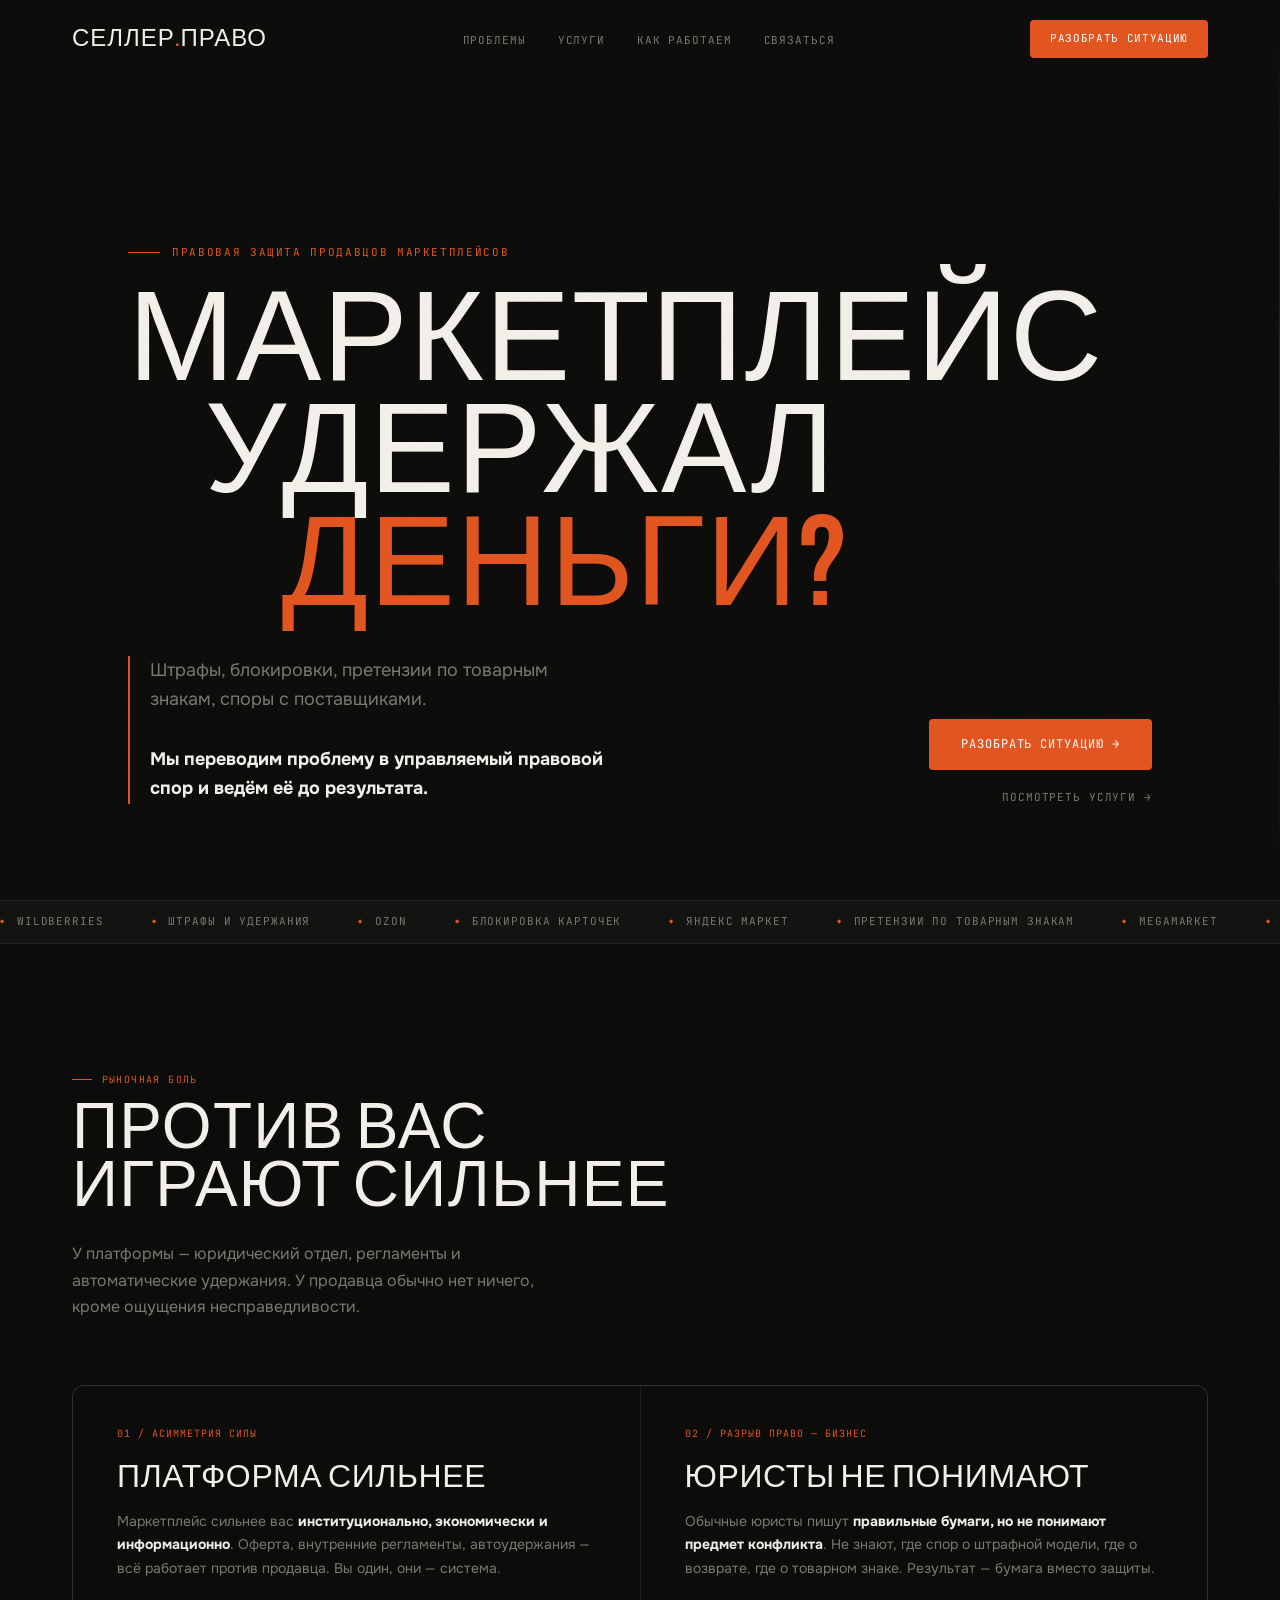
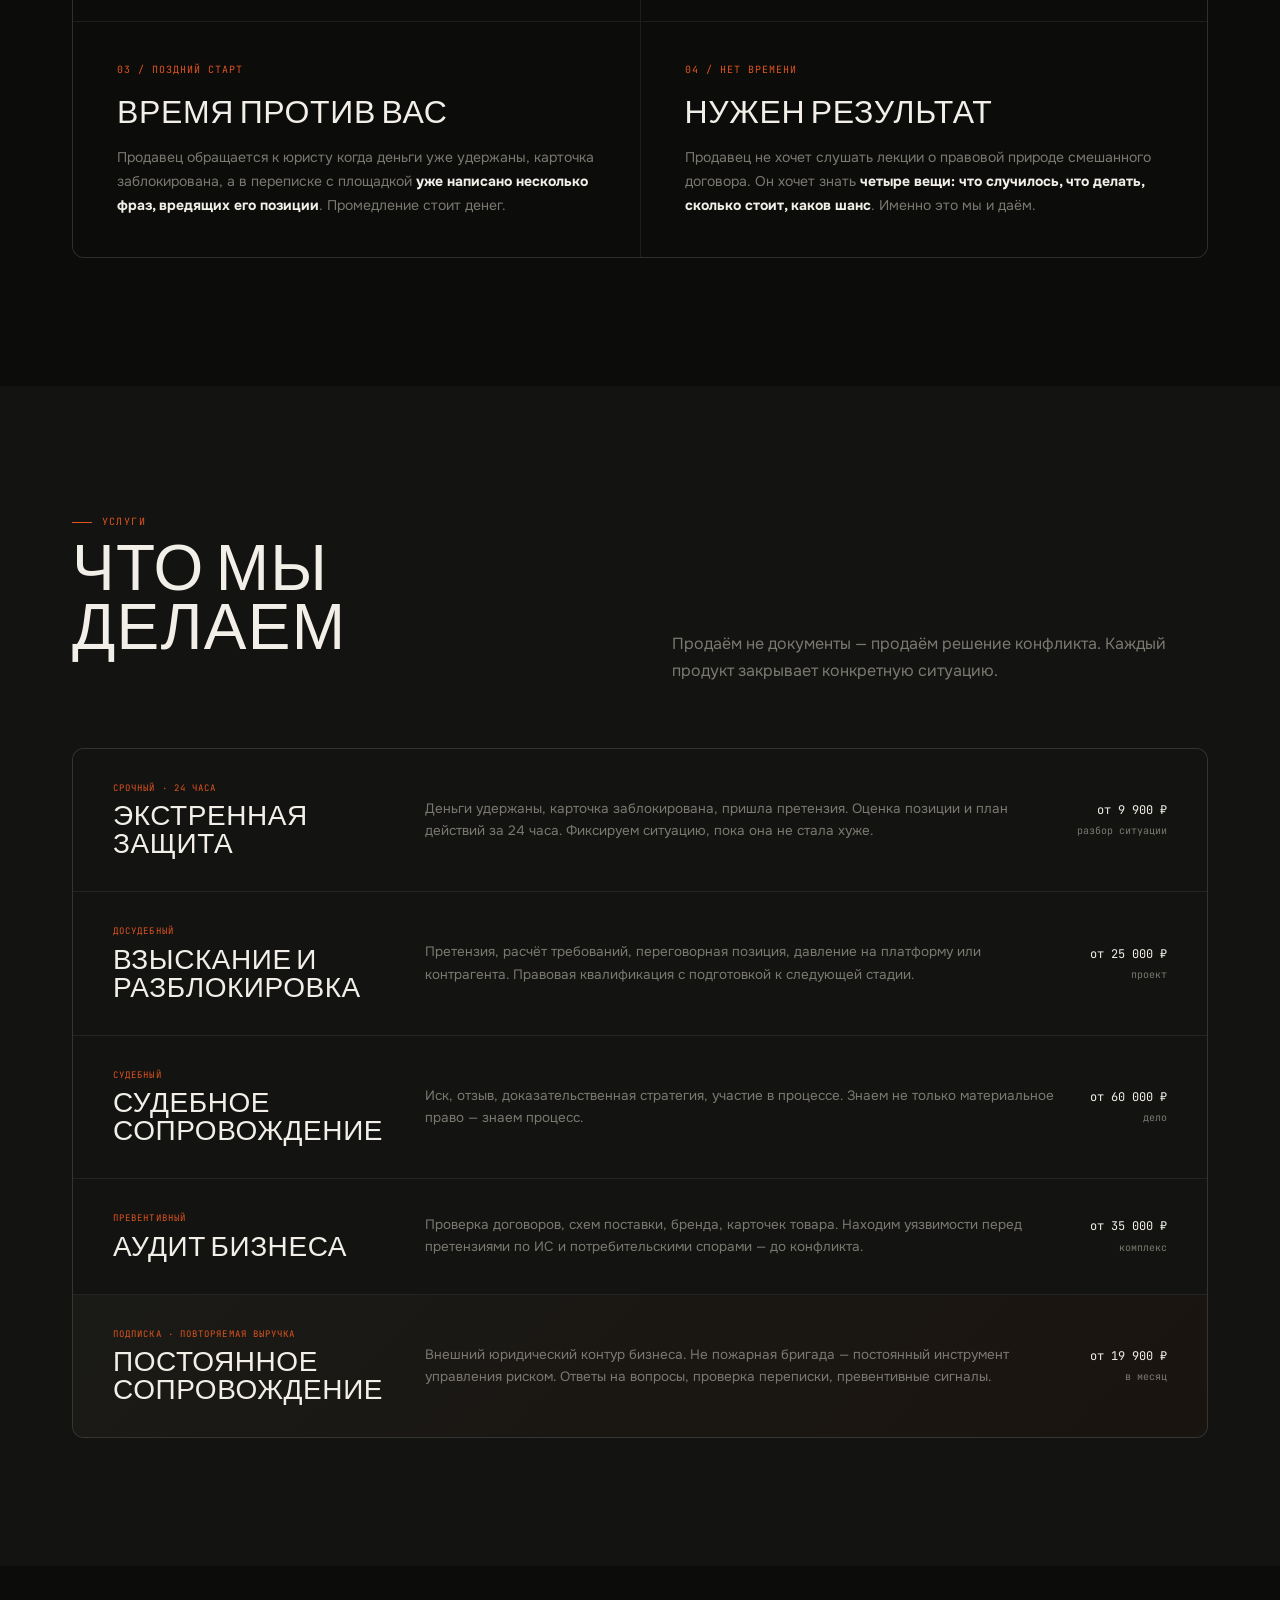
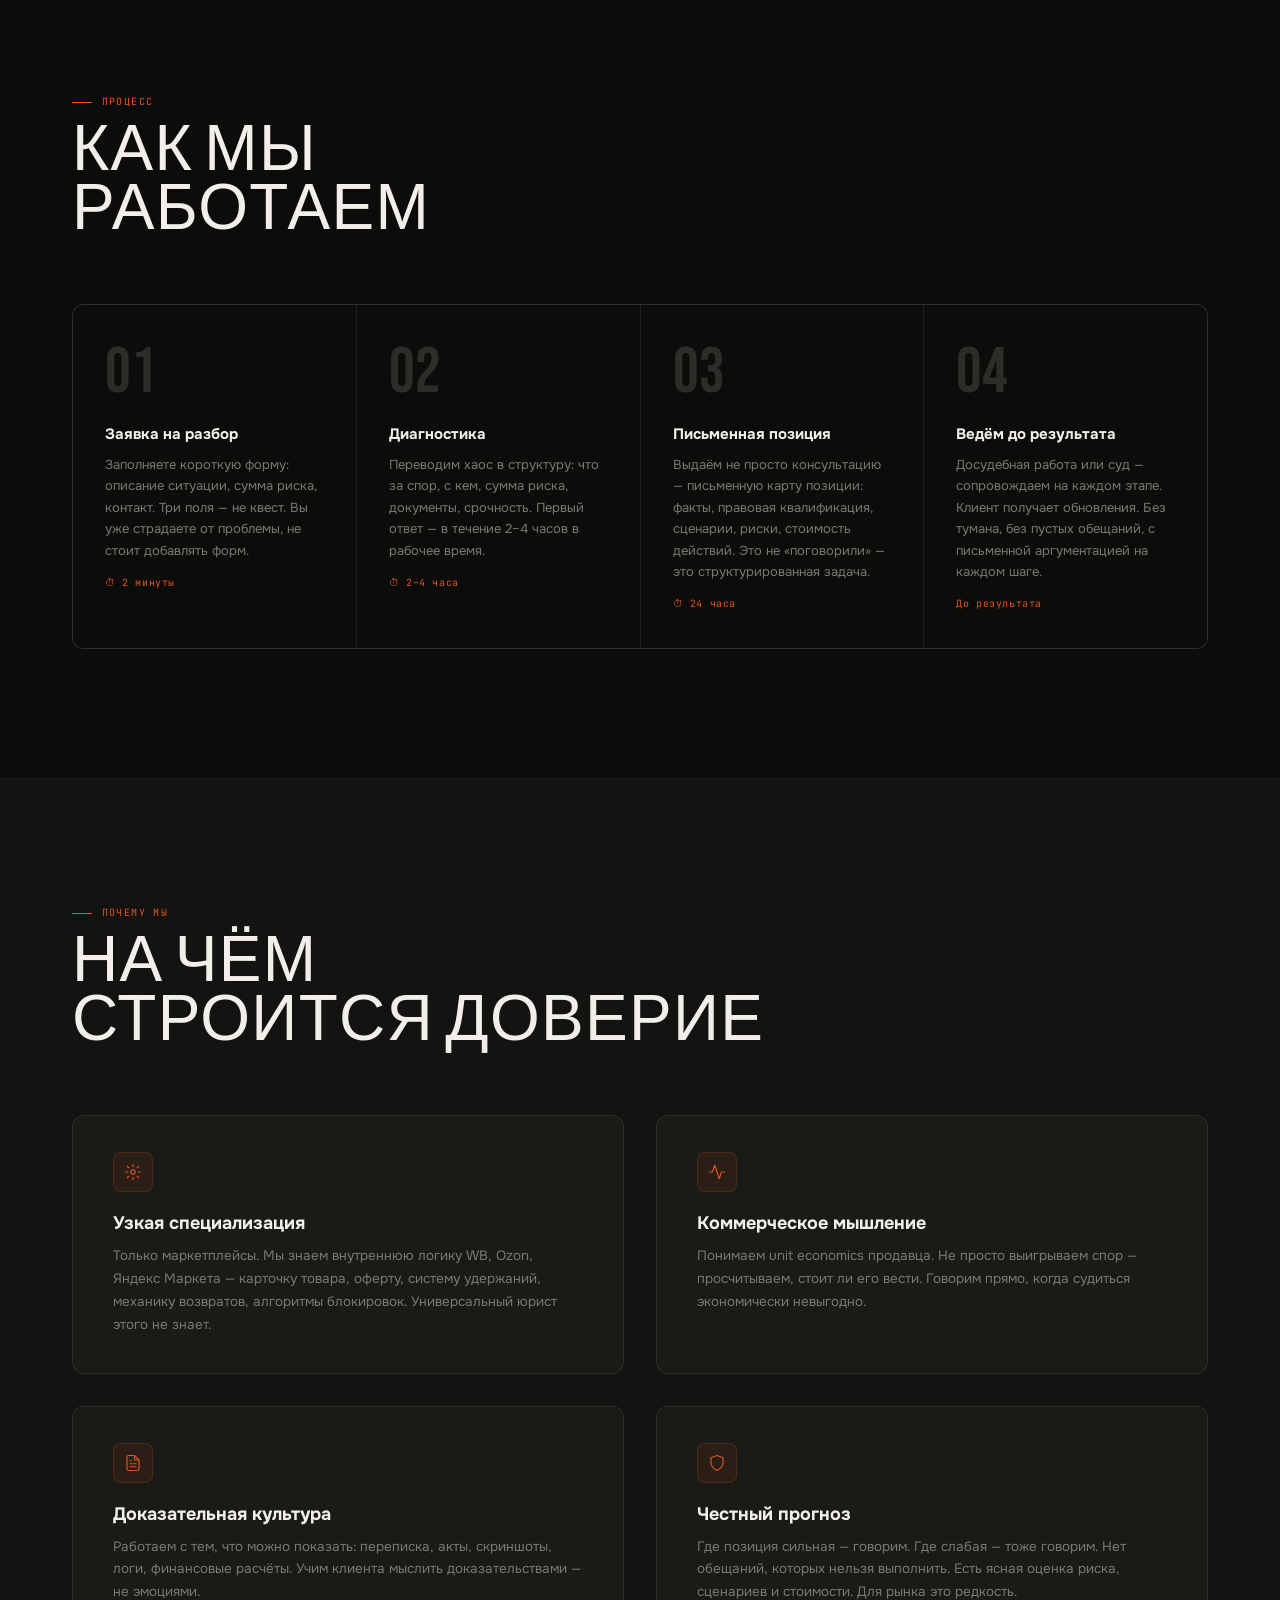
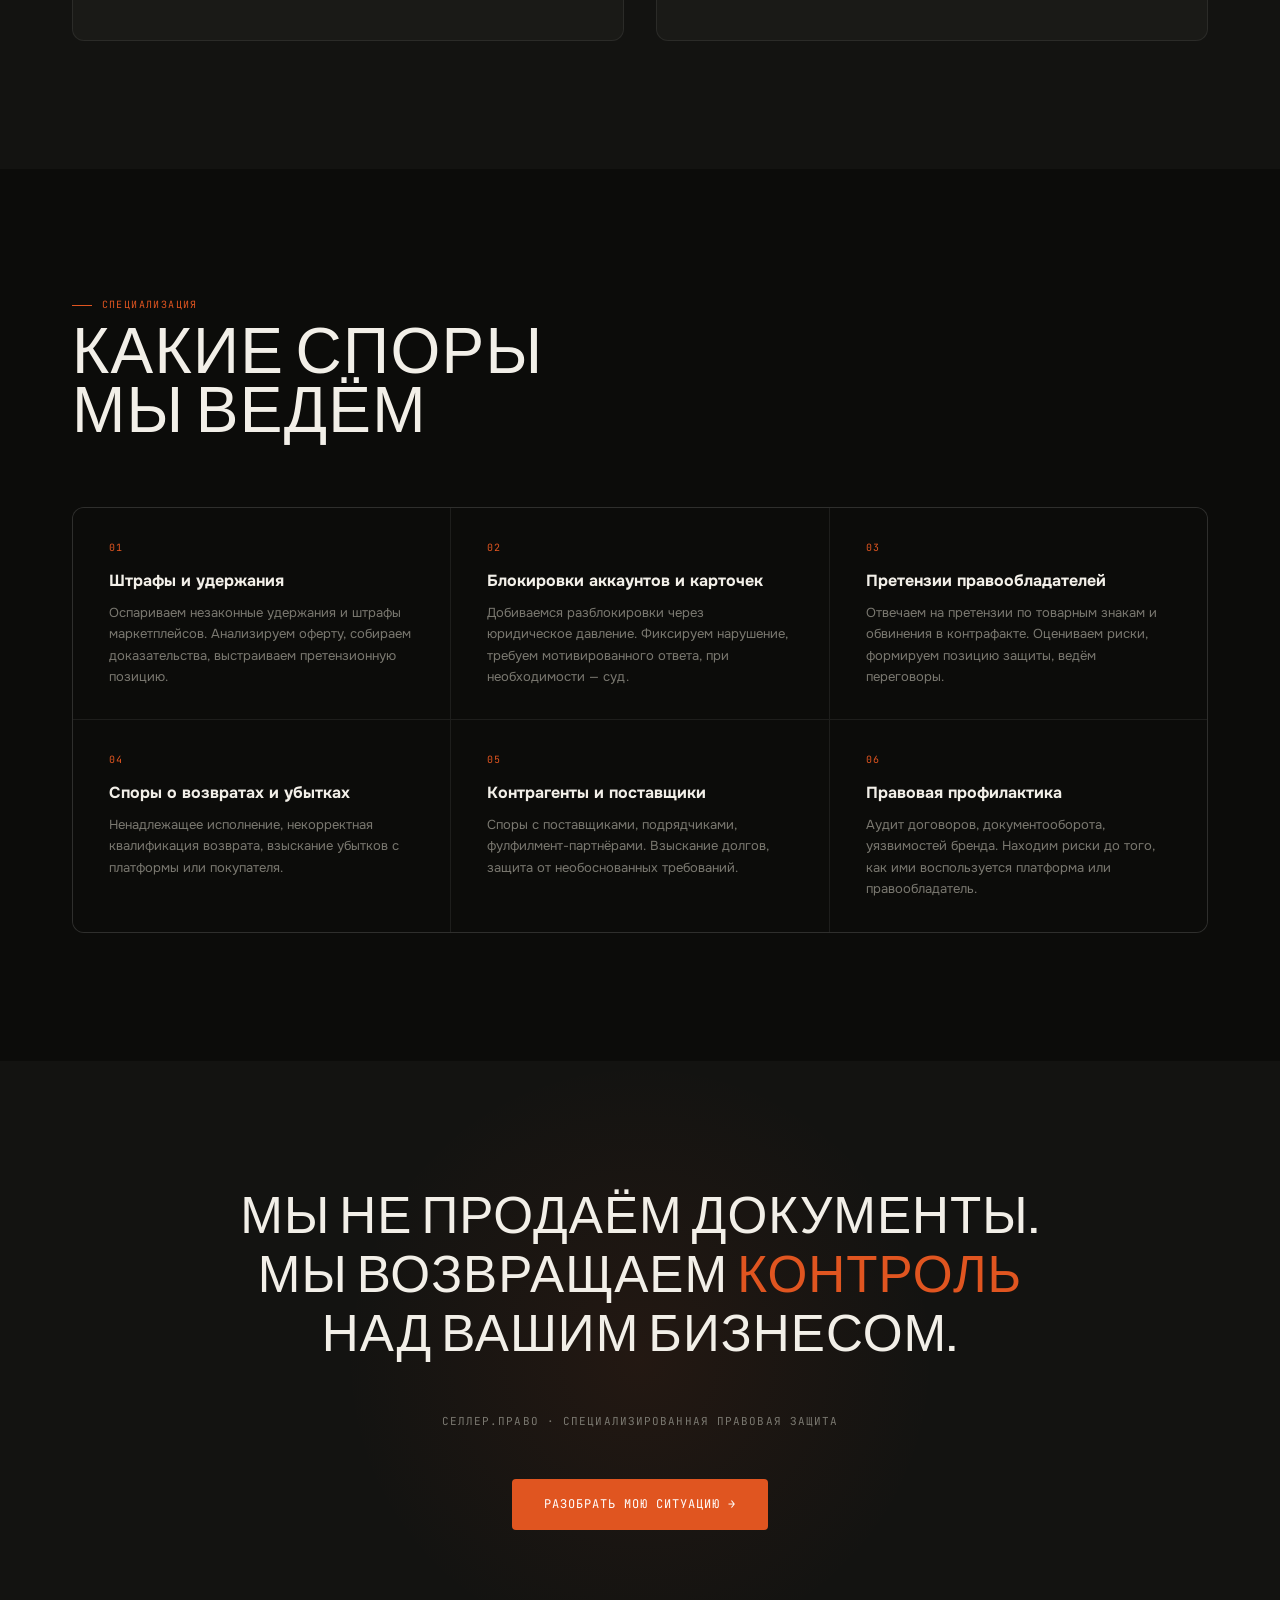
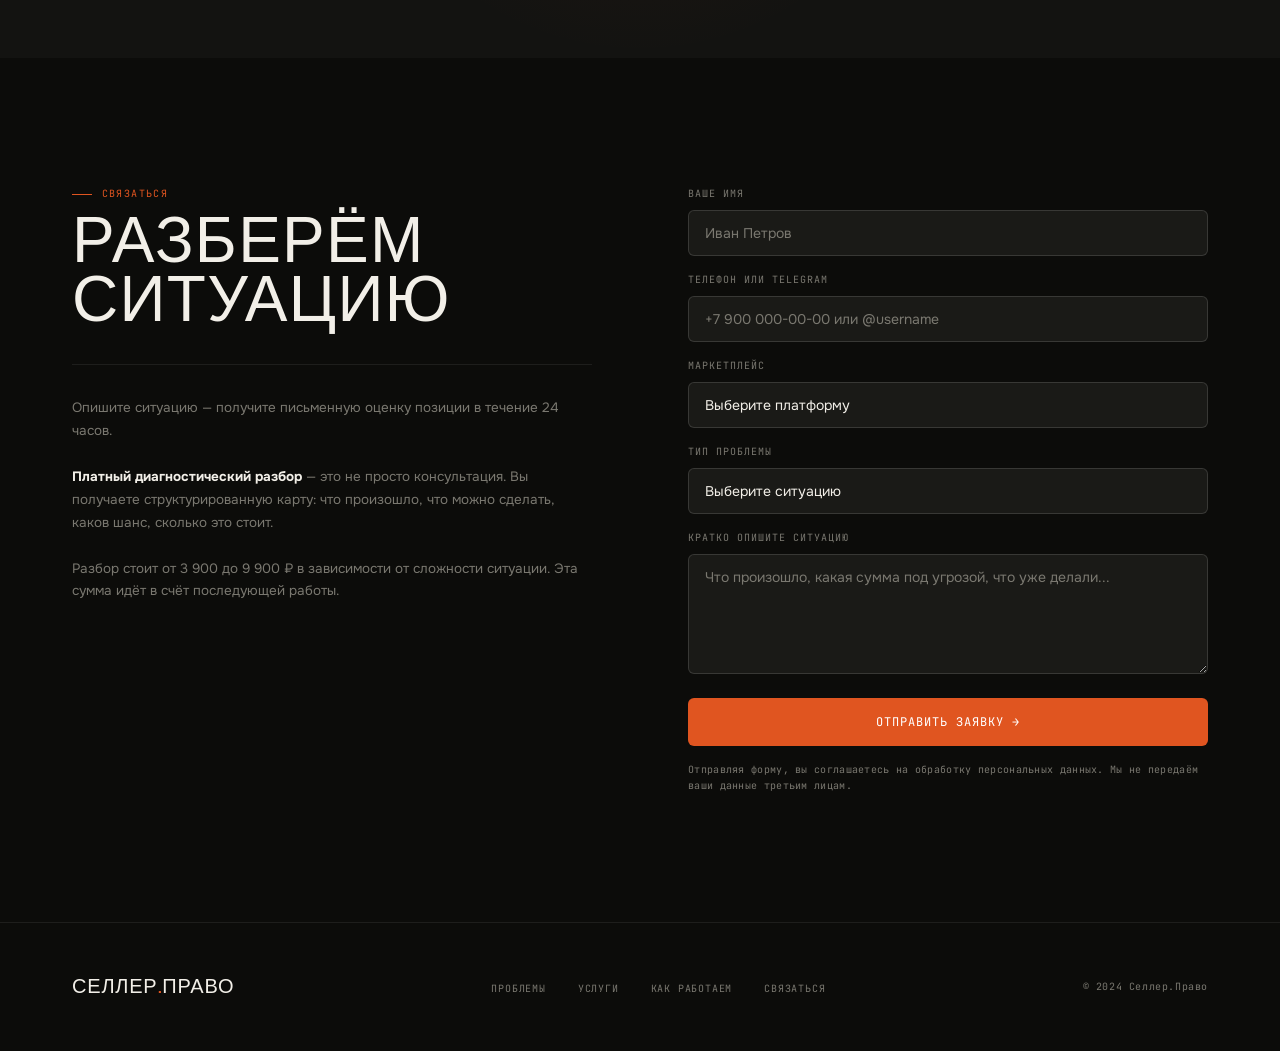
<file: seller-pravo-landing.html>
<!DOCTYPE html>
<html lang="ru">
<head>
<meta charset="UTF-8">
<meta name="viewport" content="width=device-width, initial-scale=1.0">
<title>Селлер.Право — Правовая защита продавцов маркетплейсов</title>
<link rel="preconnect" href="https://fonts.googleapis.com">
<link rel="preconnect" href="https://fonts.gstatic.com" crossorigin>
<link href="https://fonts.googleapis.com/css2?family=Bebas+Neue&family=Onest:wght@300;400;500;700&family=JetBrains+Mono:wght@400;500&display=swap" rel="stylesheet">
<style>
  :root {
    --bg: #0C0C0A;
    --bg2: #131311;
    --bg3: #1A1A17;
    --acc: #E05520;
    --acc2: #b84418;
    --ink: #F2EFE8;
    --muted: #7A7870;
    --border: rgba(242,239,232,0.08);
    --border2: rgba(242,239,232,0.14);
    --ff: 'Onest', sans-serif;
    --fd: 'Bebas Neue', sans-serif;
    --fm: 'JetBrains Mono', monospace;
  }

  * { box-sizing: border-box; margin: 0; padding: 0; }
  html { scroll-behavior: smooth; }

  body {
    background: var(--bg);
    color: var(--ink);
    font-family: var(--ff);
    font-size: 16px;
    line-height: 1.6;
    -webkit-font-smoothing: antialiased;
    overflow-x: hidden;
  }

  a { color: inherit; text-decoration: none; }
  img { display: block; }

  /* ─── NOISE OVERLAY ─── */
  body::before {
    content: '';
    position: fixed;
    inset: 0;
    background-image: url("data:image/svg+xml,%3Csvg viewBox='0 0 256 256' xmlns='http://www.w3.org/2000/svg'%3E%3Cfilter id='n'%3E%3CfeTurbulence type='fractalNoise' baseFrequency='0.9' numOctaves='4' stitchTiles='stitch'/%3E%3C/filter%3E%3Crect width='100%25' height='100%25' filter='url(%23n)' opacity='0.04'/%3E%3C/svg%3E");
    pointer-events: none;
    z-index: 0;
    opacity: .4;
  }

  .container { max-width: 1200px; margin: 0 auto; padding: 0 2rem; position: relative; z-index: 1; }

  /* ─── NAV ─── */
  nav {
    position: fixed;
    top: 0; left: 0; right: 0;
    z-index: 100;
    padding: 1.25rem 0;
    border-bottom: 1px solid transparent;
    transition: all .3s;
  }
  nav.scrolled {
    background: rgba(12,12,10,.92);
    backdrop-filter: blur(16px);
    border-color: var(--border);
  }
  .nav-inner {
    display: flex;
    align-items: center;
    justify-content: space-between;
  }
  .logo {
    font-family: var(--fd);
    font-size: 24px;
    letter-spacing: .04em;
    line-height: 1;
  }
  .logo span { color: var(--acc); }
  .nav-links {
    display: flex;
    align-items: center;
    gap: 2rem;
    list-style: none;
  }
  .nav-links a {
    font-family: var(--fm);
    font-size: 11px;
    color: var(--muted);
    letter-spacing: .08em;
    text-transform: uppercase;
    transition: color .2s;
  }
  .nav-links a:hover { color: var(--ink); }
  .nav-cta {
    font-family: var(--fm);
    font-size: 11px;
    padding: 10px 20px;
    background: var(--acc);
    color: #fff;
    border-radius: 4px;
    letter-spacing: .06em;
    text-transform: uppercase;
    transition: background .2s;
    cursor: pointer;
  }
  .nav-cta:hover { background: var(--acc2); }

  /* ─── HERO ─── */
  .hero {
    min-height: 100vh;
    display: flex;
    flex-direction: column;
    justify-content: flex-end;
    padding-top: 120px;
    padding-bottom: 6rem;
    position: relative;
    overflow: hidden;
  }

  /* Diagonal accent line */
  .hero::after {
    content: '';
    position: absolute;
    top: 0; right: 0;
    width: 1px;
    height: 100%;
    background: linear-gradient(to bottom, transparent, var(--acc), transparent);
    opacity: .3;
  }

  .hero-eyebrow {
    font-family: var(--fm);
    font-size: 11px;
    color: var(--acc);
    letter-spacing: .15em;
    text-transform: uppercase;
    margin-bottom: 1.5rem;
    display: flex;
    align-items: center;
    gap: .75rem;
    opacity: 0;
    animation: fadeUp .6s ease .1s forwards;
  }
  .hero-eyebrow::before {
    content: '';
    display: block;
    width: 32px;
    height: 1px;
    background: var(--acc);
  }

  .hero-title {
    font-family: var(--fd);
    font-size: clamp(72px, 10vw, 160px);
    letter-spacing: .01em;
    line-height: .88;
    margin-bottom: 2rem;
    opacity: 0;
    animation: fadeUp .7s ease .2s forwards;
  }
  .hero-title .acc { color: var(--acc); }
  .hero-title .line2 {
    display: block;
    padding-left: clamp(40px, 6vw, 120px);
  }
  .hero-title .line3 {
    display: block;
    padding-left: clamp(80px, 12vw, 240px);
  }

  .hero-bottom {
    display: grid;
    grid-template-columns: 1fr 1fr;
    gap: 4rem;
    align-items: flex-end;
    opacity: 0;
    animation: fadeUp .7s ease .4s forwards;
  }

  .hero-sub {
    font-size: 18px;
    color: var(--muted);
    line-height: 1.65;
    max-width: 480px;
    border-left: 2px solid var(--acc);
    padding-left: 1.25rem;
  }
  .hero-sub strong { color: var(--ink); }

  .hero-actions {
    display: flex;
    flex-direction: column;
    align-items: flex-end;
    gap: 1.25rem;
  }
  .btn-primary {
    font-family: var(--fm);
    font-size: 12px;
    padding: 16px 32px;
    background: var(--acc);
    color: #fff;
    border-radius: 4px;
    letter-spacing: .08em;
    text-transform: uppercase;
    cursor: pointer;
    transition: background .2s, transform .15s;
    border: none;
    display: inline-block;
  }
  .btn-primary:hover { background: var(--acc2); transform: translateY(-1px); }

  .btn-ghost {
    font-family: var(--fm);
    font-size: 11px;
    color: var(--muted);
    letter-spacing: .08em;
    text-transform: uppercase;
    cursor: pointer;
    transition: color .2s;
    display: flex;
    align-items: center;
    gap: .5rem;
    background: none;
    border: none;
  }
  .btn-ghost::after { content: '→'; transition: transform .2s; }
  .btn-ghost:hover { color: var(--ink); }
  .btn-ghost:hover::after { transform: translateX(4px); }

  /* ─── TICKER ─── */
  .ticker {
    border-top: 1px solid var(--border);
    border-bottom: 1px solid var(--border);
    padding: .75rem 0;
    overflow: hidden;
    position: relative;
    background: var(--bg2);
  }
  .ticker-track {
    display: flex;
    gap: 3rem;
    animation: ticker 28s linear infinite;
    width: max-content;
  }
  .ticker-item {
    font-family: var(--fm);
    font-size: 11px;
    color: var(--muted);
    letter-spacing: .08em;
    text-transform: uppercase;
    white-space: nowrap;
    display: flex;
    align-items: center;
    gap: .75rem;
  }
  .ticker-item::before { content: '◆'; color: var(--acc); font-size: 7px; }

  /* ─── SECTION HEADERS ─── */
  .sec-label {
    font-family: var(--fm);
    font-size: 10px;
    color: var(--acc);
    letter-spacing: .14em;
    text-transform: uppercase;
    margin-bottom: .75rem;
    display: flex;
    align-items: center;
    gap: .6rem;
  }
  .sec-label::before {
    content: '';
    display: block;
    width: 20px;
    height: 1px;
    background: var(--acc);
  }
  .sec-title {
    font-family: var(--fd);
    font-size: clamp(42px, 5vw, 80px);
    letter-spacing: .02em;
    line-height: .92;
    margin-bottom: 1.5rem;
  }
  .sec-sub {
    font-size: 16px;
    color: var(--muted);
    max-width: 500px;
    line-height: 1.65;
  }

  /* ─── PROBLEMS ─── */
  .problems { padding: 8rem 0; }
  .problems-grid {
    display: grid;
    grid-template-columns: 1fr 1fr;
    gap: 1px;
    background: var(--border);
    border: 1px solid var(--border);
    border-radius: 12px;
    overflow: hidden;
    margin-top: 4rem;
  }
  .problem {
    background: var(--bg);
    padding: 2.5rem 2.75rem;
    transition: background .25s;
    position: relative;
    overflow: hidden;
  }
  .problem::before {
    content: '';
    position: absolute;
    top: 0; left: 0;
    width: 3px; height: 100%;
    background: var(--acc);
    transform: scaleY(0);
    transition: transform .3s ease;
    transform-origin: top;
  }
  .problem:hover { background: var(--bg2); }
  .problem:hover::before { transform: scaleY(1); }
  .prob-num {
    font-family: var(--fm);
    font-size: 10px;
    color: var(--acc);
    letter-spacing: .1em;
    margin-bottom: 1.25rem;
  }
  .prob-title {
    font-family: var(--fd);
    font-size: 32px;
    letter-spacing: .02em;
    line-height: 1;
    margin-bottom: 1rem;
  }
  .prob-text {
    font-size: 14px;
    color: var(--muted);
    line-height: 1.7;
  }
  .prob-text strong { color: var(--ink); }

  /* ─── PRODUCTS ─── */
  .products {
    padding: 8rem 0;
    background: var(--bg2);
    position: relative;
  }
  .products-header {
    display: grid;
    grid-template-columns: 1fr 1fr;
    gap: 4rem;
    align-items: end;
    margin-bottom: 4rem;
  }
  .products-list { display: flex; flex-direction: column; gap: 1px; background: var(--border); border-radius: 12px; overflow: hidden; border: 1px solid var(--border); }

  .product {
    background: var(--bg2);
    padding: 2rem 2.5rem;
    display: grid;
    grid-template-columns: 280px 1fr auto;
    gap: 2rem;
    align-items: center;
    transition: background .2s;
    cursor: default;
  }
  .product:hover { background: var(--bg3); }

  .prod-left {}
  .prod-type {
    font-family: var(--fm);
    font-size: 9px;
    color: var(--acc);
    letter-spacing: .12em;
    text-transform: uppercase;
    margin-bottom: .5rem;
  }
  .prod-name {
    font-family: var(--fd);
    font-size: 28px;
    letter-spacing: .02em;
    line-height: 1;
  }

  .prod-desc {
    font-size: 13.5px;
    color: var(--muted);
    line-height: 1.65;
  }

  .prod-price {
    font-family: var(--fm);
    font-size: 12px;
    color: var(--ink);
    white-space: nowrap;
    text-align: right;
  }
  .prod-price span { display: block; font-size: 10px; color: var(--muted); margin-top: 3px; }

  /* ─── HOW IT WORKS ─── */
  .how { padding: 8rem 0; }
  .how-grid {
    display: grid;
    grid-template-columns: repeat(4, 1fr);
    gap: 1px;
    background: var(--border);
    border: 1px solid var(--border);
    border-radius: 12px;
    overflow: hidden;
    margin-top: 4rem;
  }
  .step {
    background: var(--bg);
    padding: 2.25rem 2rem;
    transition: background .2s;
  }
  .step:hover { background: var(--bg2); }
  .step-n {
    font-family: var(--fd);
    font-size: 64px;
    color: var(--border2);
    line-height: 1;
    margin-bottom: 1.25rem;
    transition: color .2s;
  }
  .step:hover .step-n { color: var(--acc); }
  .step-title {
    font-size: 15px;
    font-weight: 700;
    margin-bottom: .6rem;
    line-height: 1.3;
  }
  .step-text { font-size: 13px; color: var(--muted); line-height: 1.65; }
  .step-time {
    font-family: var(--fm);
    font-size: 10px;
    color: var(--acc);
    letter-spacing: .06em;
    margin-top: .85rem;
  }

  /* ─── WHY US ─── */
  .why {
    padding: 8rem 0;
    background: var(--bg2);
  }
  .why-grid {
    display: grid;
    grid-template-columns: 1fr 1fr;
    gap: 2rem;
    margin-top: 4rem;
  }
  .why-card {
    background: var(--bg3);
    border: 1px solid var(--border);
    border-radius: 12px;
    padding: 2.25rem 2.5rem;
    transition: border-color .2s;
  }
  .why-card:hover { border-color: var(--border2); }
  .why-icon {
    width: 40px; height: 40px;
    border-radius: 8px;
    background: #E0552015;
    border: 1px solid #E0552030;
    display: flex;
    align-items: center;
    justify-content: center;
    margin-bottom: 1.25rem;
  }
  .why-icon svg { width: 18px; height: 18px; stroke: var(--acc); fill: none; stroke-width: 1.5; stroke-linecap: round; stroke-linejoin: round; }
  .why-title { font-size: 18px; font-weight: 700; margin-bottom: .6rem; line-height: 1.3; }
  .why-text { font-size: 13.5px; color: var(--muted); line-height: 1.7; }

  /* ─── DISPUTES ─── */
  .disputes { padding: 8rem 0; }
  .disputes-header { margin-bottom: 4rem; }
  .disputes-list {
    display: grid;
    grid-template-columns: repeat(3, 1fr);
    gap: 1px;
    background: var(--border);
    border: 1px solid var(--border);
    border-radius: 12px;
    overflow: hidden;
  }
  .dispute {
    background: var(--bg);
    padding: 2rem 2.25rem;
    transition: background .2s;
    position: relative;
  }
  .dispute:hover { background: var(--bg2); }
  .dispute-n {
    font-family: var(--fm);
    font-size: 10px;
    color: var(--acc);
    letter-spacing: .1em;
    margin-bottom: .75rem;
  }
  .dispute-title { font-size: 16px; font-weight: 700; margin-bottom: .5rem; }
  .dispute-text { font-size: 13px; color: var(--muted); line-height: 1.65; }

  /* ─── PROMISE ─── */
  .promise {
    padding: 8rem 0;
    background: var(--bg2);
    text-align: center;
    position: relative;
    overflow: hidden;
  }
  .promise::before {
    content: '';
    position: absolute;
    top: 50%; left: 50%;
    transform: translate(-50%, -50%);
    width: 600px; height: 600px;
    background: radial-gradient(circle, rgba(224,85,32,.08) 0%, transparent 70%);
    pointer-events: none;
  }
  .promise-quote {
    font-family: var(--fd);
    font-size: clamp(28px, 4vw, 56px);
    line-height: 1.15;
    letter-spacing: .02em;
    max-width: 900px;
    margin: 0 auto 3rem;
  }
  .promise-quote .acc { color: var(--acc); }
  .promise-source {
    font-family: var(--fm);
    font-size: 11px;
    color: var(--muted);
    letter-spacing: .1em;
    text-transform: uppercase;
    margin-bottom: 3rem;
  }

  /* ─── FORM ─── */
  .form-section { padding: 8rem 0; }
  .form-wrap {
    display: grid;
    grid-template-columns: 1fr 1fr;
    gap: 6rem;
    align-items: start;
  }
  .form-left {}
  .form-note {
    font-size: 13.5px;
    color: var(--muted);
    line-height: 1.7;
    margin-top: 2rem;
    padding-top: 2rem;
    border-top: 1px solid var(--border);
  }
  .form-note strong { color: var(--ink); }

  form { display: flex; flex-direction: column; gap: 1rem; }
  .form-group { display: flex; flex-direction: column; gap: .5rem; }
  .form-label {
    font-family: var(--fm);
    font-size: 10px;
    color: var(--muted);
    letter-spacing: .1em;
    text-transform: uppercase;
  }
  .form-input, .form-select, .form-textarea {
    background: var(--bg3);
    border: 1px solid var(--border2);
    border-radius: 6px;
    padding: 13px 16px;
    color: var(--ink);
    font-family: var(--ff);
    font-size: 14px;
    outline: none;
    transition: border-color .2s;
    width: 100%;
  }
  .form-input:focus, .form-select:focus, .form-textarea:focus {
    border-color: var(--acc);
  }
  .form-input::placeholder, .form-textarea::placeholder { color: var(--muted); }
  .form-select { appearance: none; cursor: pointer; }
  option { background: var(--bg3); }
  .form-textarea { resize: vertical; min-height: 120px; }
  .form-submit {
    background: var(--acc);
    color: #fff;
    border: none;
    border-radius: 6px;
    padding: 16px 24px;
    font-family: var(--fm);
    font-size: 12px;
    letter-spacing: .08em;
    text-transform: uppercase;
    cursor: pointer;
    transition: background .2s, transform .15s;
    margin-top: .5rem;
  }
  .form-submit:hover { background: var(--acc2); transform: translateY(-1px); }
  .form-disclaimer {
    font-family: var(--fm);
    font-size: 10px;
    color: var(--muted);
    line-height: 1.6;
    letter-spacing: .03em;
  }

  /* ─── FOOTER ─── */
  footer {
    border-top: 1px solid var(--border);
    padding: 3rem 0;
  }
  .footer-inner {
    display: flex;
    align-items: center;
    justify-content: space-between;
  }
  .footer-logo {
    font-family: var(--fd);
    font-size: 20px;
    letter-spacing: .04em;
  }
  .footer-logo span { color: var(--acc); }
  .footer-links {
    display: flex;
    gap: 2rem;
    list-style: none;
  }
  .footer-links a {
    font-family: var(--fm);
    font-size: 10px;
    color: var(--muted);
    letter-spacing: .08em;
    text-transform: uppercase;
    transition: color .2s;
  }
  .footer-links a:hover { color: var(--ink); }
  .footer-copy {
    font-family: var(--fm);
    font-size: 10px;
    color: var(--muted);
    letter-spacing: .06em;
  }

  /* ─── ANIMATIONS ─── */
  @keyframes fadeUp {
    from { opacity: 0; transform: translateY(24px); }
    to   { opacity: 1; transform: translateY(0); }
  }
  @keyframes ticker {
    from { transform: translateX(0); }
    to   { transform: translateX(-50%); }
  }

  .reveal {
    opacity: 0;
    transform: translateY(20px);
    transition: opacity .6s ease, transform .6s ease;
  }
  .reveal.visible {
    opacity: 1;
    transform: none;
  }

  /* ─── MOBILE ─── */
  @media (max-width: 768px) {
    .nav-links { display: none; }
    .hero-bottom { grid-template-columns: 1fr; gap: 2rem; }
    .hero-actions { align-items: flex-start; }
    .problems-grid { grid-template-columns: 1fr; }
    .product { grid-template-columns: 1fr; gap: 1rem; }
    .prod-price { text-align: left; }
    .how-grid { grid-template-columns: 1fr 1fr; }
    .why-grid { grid-template-columns: 1fr; }
    .disputes-list { grid-template-columns: 1fr; }
    .form-wrap { grid-template-columns: 1fr; gap: 3rem; }
    .products-header { grid-template-columns: 1fr; gap: 1rem; }
    .footer-inner { flex-direction: column; gap: 1.5rem; text-align: center; }
    .footer-links { flex-wrap: wrap; justify-content: center; }
  }
</style>
</head>
<body>

<!-- NAV -->
<nav id="nav">
  <div class="container">
    <div class="nav-inner">
      <div class="logo">СЕЛЛЕР<span>.</span>ПРАВО</div>
      <ul class="nav-links">
        <li><a href="#problems">Проблемы</a></li>
        <li><a href="#products">Услуги</a></li>
        <li><a href="#how">Как работаем</a></li>
        <li><a href="#contact">Связаться</a></li>
      </ul>
      <a href="#contact" class="nav-cta">Разобрать ситуацию</a>
    </div>
  </div>
</nav>

<!-- HERO -->
<section class="hero">
  <div class="container">
    <div class="hero-eyebrow">Правовая защита продавцов маркетплейсов</div>
    <div class="hero-title">
      МАРКЕТПЛЕЙС<br>
      <span class="line2">УДЕРЖАЛ</span>
      <span class="line3"><span class="acc">ДЕНЬГИ?</span></span>
    </div>
    <div class="hero-bottom">
      <div class="hero-sub">
        Штрафы, блокировки, претензии по товарным знакам, споры с поставщиками.<br><br>
        <strong>Мы переводим проблему в управляемый правовой спор и ведём её до результата.</strong>
      </div>
      <div class="hero-actions">
        <a href="#contact" class="btn-primary">Разобрать ситуацию →</a>
        <button class="btn-ghost" onclick="document.getElementById('products').scrollIntoView({behavior:'smooth'})">Посмотреть услуги</button>
      </div>
    </div>
  </div>
</section>

<!-- TICKER -->
<div class="ticker">
  <div class="ticker-track" id="ticker">
    <span class="ticker-item">Wildberries</span>
    <span class="ticker-item">Штрафы и удержания</span>
    <span class="ticker-item">Ozon</span>
    <span class="ticker-item">Блокировка карточек</span>
    <span class="ticker-item">Яндекс Маркет</span>
    <span class="ticker-item">Претензии по товарным знакам</span>
    <span class="ticker-item">Megamarket</span>
    <span class="ticker-item">Споры с поставщиками</span>
    <span class="ticker-item">Wildberries</span>
    <span class="ticker-item">Штрафы и удержания</span>
    <span class="ticker-item">Ozon</span>
    <span class="ticker-item">Блокировка карточек</span>
    <span class="ticker-item">Яндекс Маркет</span>
    <span class="ticker-item">Претензии по товарным знакам</span>
    <span class="ticker-item">Megamarket</span>
    <span class="ticker-item">Споры с поставщиками</span>
  </div>
</div>

<!-- PROBLEMS -->
<section class="problems" id="problems">
  <div class="container">
    <div class="reveal">
      <div class="sec-label">Рыночная боль</div>
      <div class="sec-title">ПРОТИВ ВАС<br>ИГРАЮТ СИЛЬНЕЕ</div>
      <div class="sec-sub">У платформы — юридический отдел, регламенты и автоматические удержания. У продавца обычно нет ничего, кроме ощущения несправедливости.</div>
    </div>
    <div class="problems-grid reveal">
      <div class="problem">
        <div class="prob-num">01 / АСИММЕТРИЯ СИЛЫ</div>
        <div class="prob-title">ПЛАТФОРМА СИЛЬНЕЕ</div>
        <div class="prob-text">Маркетплейс сильнее вас <strong>институционально, экономически и информационно</strong>. Оферта, внутренние регламенты, автоудержания — всё работает против продавца. Вы один, они — система.</div>
      </div>
      <div class="problem">
        <div class="prob-num">02 / РАЗРЫВ ПРАВО — БИЗНЕС</div>
        <div class="prob-title">ЮРИСТЫ НЕ ПОНИМАЮТ</div>
        <div class="prob-text">Обычные юристы пишут <strong>правильные бумаги, но не понимают предмет конфликта</strong>. Не знают, где спор о штрафной модели, где о возврате, где о товарном знаке. Результат — бумага вместо защиты.</div>
      </div>
      <div class="problem">
        <div class="prob-num">03 / ПОЗДНИЙ СТАРТ</div>
        <div class="prob-title">ВРЕМЯ ПРОТИВ ВАС</div>
        <div class="prob-text">Продавец обращается к юристу когда деньги уже удержаны, карточка заблокирована, а в переписке с площадкой <strong>уже написано несколько фраз, вредящих его позиции</strong>. Промедление стоит денег.</div>
      </div>
      <div class="problem">
        <div class="prob-num">04 / НЕТ ВРЕМЕНИ</div>
        <div class="prob-title">НУЖЕН РЕЗУЛЬТАТ</div>
        <div class="prob-text">Продавец не хочет слушать лекции о правовой природе смешанного договора. Он хочет знать <strong>четыре вещи: что случилось, что делать, сколько стоит, каков шанс</strong>. Именно это мы и даём.</div>
      </div>
    </div>
  </div>
</section>

<!-- PRODUCTS -->
<section class="products" id="products">
  <div class="container">
    <div class="products-header reveal">
      <div>
        <div class="sec-label">Услуги</div>
        <div class="sec-title">ЧТО МЫ<br>ДЕЛАЕМ</div>
      </div>
      <div class="sec-sub">Продаём не документы — продаём решение конфликта. Каждый продукт закрывает конкретную ситуацию.</div>
    </div>
    <div class="products-list reveal">
      <div class="product">
        <div class="prod-left">
          <div class="prod-type">Срочный · 24 часа</div>
          <div class="prod-name">ЭКСТРЕННАЯ ЗАЩИТА</div>
        </div>
        <div class="prod-desc">Деньги удержаны, карточка заблокирована, пришла претензия. Оценка позиции и план действий за 24 часа. Фиксируем ситуацию, пока она не стала хуже.</div>
        <div class="prod-price">от 9 900 ₽ <span>разбор ситуации</span></div>
      </div>
      <div class="product">
        <div class="prod-left">
          <div class="prod-type">Досудебный</div>
          <div class="prod-name">ВЗЫСКАНИЕ И РАЗБЛОКИРОВКА</div>
        </div>
        <div class="prod-desc">Претензия, расчёт требований, переговорная позиция, давление на платформу или контрагента. Правовая квалификация с подготовкой к следующей стадии.</div>
        <div class="prod-price">от 25 000 ₽ <span>проект</span></div>
      </div>
      <div class="product">
        <div class="prod-left">
          <div class="prod-type">Судебный</div>
          <div class="prod-name">СУДЕБНОЕ СОПРОВОЖДЕНИЕ</div>
        </div>
        <div class="prod-desc">Иск, отзыв, доказательственная стратегия, участие в процессе. Знаем не только материальное право — знаем процесс.</div>
        <div class="prod-price">от 60 000 ₽ <span>дело</span></div>
      </div>
      <div class="product">
        <div class="prod-left">
          <div class="prod-type">Превентивный</div>
          <div class="prod-name">АУДИТ БИЗНЕСА</div>
        </div>
        <div class="prod-desc">Проверка договоров, схем поставки, бренда, карточек товара. Находим уязвимости перед претензиями по ИС и потребительскими спорами — до конфликта.</div>
        <div class="prod-price">от 35 000 ₽ <span>комплекс</span></div>
      </div>
      <div class="product" style="background: linear-gradient(135deg, var(--bg3) 0%, #1a140f 100%);">
        <div class="prod-left">
          <div class="prod-type">Подписка · Повторяемая выручка</div>
          <div class="prod-name">ПОСТОЯННОЕ СОПРОВОЖДЕНИЕ</div>
        </div>
        <div class="prod-desc">Внешний юридический контур бизнеса. Не пожарная бригада — постоянный инструмент управления риском. Ответы на вопросы, проверка переписки, превентивные сигналы.</div>
        <div class="prod-price">от 19 900 ₽ <span>в месяц</span></div>
      </div>
    </div>
  </div>
</section>

<!-- HOW IT WORKS -->
<section class="how" id="how">
  <div class="container">
    <div class="reveal">
      <div class="sec-label">Процесс</div>
      <div class="sec-title">КАК МЫ<br>РАБОТАЕМ</div>
    </div>
    <div class="how-grid reveal">
      <div class="step">
        <div class="step-n">01</div>
        <div class="step-title">Заявка на разбор</div>
        <div class="step-text">Заполняете короткую форму: описание ситуации, сумма риска, контакт. Три поля — не квест. Вы уже страдаете от проблемы, не стоит добавлять форм.</div>
        <div class="step-time">⏱ 2 минуты</div>
      </div>
      <div class="step">
        <div class="step-n">02</div>
        <div class="step-title">Диагностика</div>
        <div class="step-text">Переводим хаос в структуру: что за спор, с кем, сумма риска, документы, срочность. Первый ответ — в течение 2–4 часов в рабочее время.</div>
        <div class="step-time">⏱ 2–4 часа</div>
      </div>
      <div class="step">
        <div class="step-n">03</div>
        <div class="step-title">Письменная позиция</div>
        <div class="step-text">Выдаём не просто консультацию — письменную карту позиции: факты, правовая квалификация, сценарии, риски, стоимость действий. Это не «поговорили» — это структурированная задача.</div>
        <div class="step-time">⏱ 24 часа</div>
      </div>
      <div class="step">
        <div class="step-n">04</div>
        <div class="step-title">Ведём до результата</div>
        <div class="step-text">Досудебная работа или суд — сопровождаем на каждом этапе. Клиент получает обновления. Без тумана, без пустых обещаний, с письменной аргументацией на каждом шаге.</div>
        <div class="step-time">До результата</div>
      </div>
    </div>
  </div>
</section>

<!-- WHY US -->
<section class="why">
  <div class="container">
    <div class="reveal">
      <div class="sec-label">Почему мы</div>
      <div class="sec-title">НА ЧЁМ<br>СТРОИТСЯ ДОВЕРИЕ</div>
    </div>
    <div class="why-grid reveal">
      <div class="why-card">
        <div class="why-icon">
          <svg viewBox="0 0 24 24"><circle cx="12" cy="12" r="3"/><path d="M12 2v3M12 19v3M4.22 4.22l2.12 2.12M17.66 17.66l2.12 2.12M2 12h3M19 12h3M4.22 19.78l2.12-2.12M17.66 6.34l2.12-2.12"/></svg>
        </div>
        <div class="why-title">Узкая специализация</div>
        <div class="why-text">Только маркетплейсы. Мы знаем внутреннюю логику WB, Ozon, Яндекс Маркета — карточку товара, оферту, систему удержаний, механику возвратов, алгоритмы блокировок. Универсальный юрист этого не знает.</div>
      </div>
      <div class="why-card">
        <div class="why-icon">
          <svg viewBox="0 0 24 24"><polyline points="22 12 18 12 15 21 9 3 6 12 2 12"/></svg>
        </div>
        <div class="why-title">Коммерческое мышление</div>
        <div class="why-text">Понимаем unit economics продавца. Не просто выигрываем спор — просчитываем, стоит ли его вести. Говорим прямо, когда судиться экономически невыгодно.</div>
      </div>
      <div class="why-card">
        <div class="why-icon">
          <svg viewBox="0 0 24 24"><path d="M14 2H6a2 2 0 0 0-2 2v16a2 2 0 0 0 2 2h12a2 2 0 0 0 2-2V8z"/><polyline points="14 2 14 8 20 8"/><line x1="16" y1="13" x2="8" y2="13"/><line x1="16" y1="17" x2="8" y2="17"/><polyline points="10 9 9 9 8 9"/></svg>
        </div>
        <div class="why-title">Доказательная культура</div>
        <div class="why-text">Работаем с тем, что можно показать: переписка, акты, скриншоты, логи, финансовые расчёты. Учим клиента мыслить доказательствами — не эмоциями.</div>
      </div>
      <div class="why-card">
        <div class="why-icon">
          <svg viewBox="0 0 24 24"><path d="M12 22s8-4 8-10V5l-8-3-8 3v7c0 6 8 10 8 10z"/></svg>
        </div>
        <div class="why-title">Честный прогноз</div>
        <div class="why-text">Где позиция сильная — говорим. Где слабая — тоже говорим. Нет обещаний, которых нельзя выполнить. Есть ясная оценка риска, сценариев и стоимости. Для рынка это редкость.</div>
      </div>
    </div>
  </div>
</section>

<!-- DISPUTES -->
<section class="disputes">
  <div class="container">
    <div class="disputes-header reveal">
      <div class="sec-label">Специализация</div>
      <div class="sec-title">КАКИЕ СПОРЫ<br>МЫ ВЕДЁМ</div>
    </div>
    <div class="disputes-list reveal">
      <div class="dispute">
        <div class="dispute-n">01</div>
        <div class="dispute-title">Штрафы и удержания</div>
        <div class="dispute-text">Оспариваем незаконные удержания и штрафы маркетплейсов. Анализируем оферту, собираем доказательства, выстраиваем претензионную позицию.</div>
      </div>
      <div class="dispute">
        <div class="dispute-n">02</div>
        <div class="dispute-title">Блокировки аккаунтов и карточек</div>
        <div class="dispute-text">Добиваемся разблокировки через юридическое давление. Фиксируем нарушение, требуем мотивированного ответа, при необходимости — суд.</div>
      </div>
      <div class="dispute">
        <div class="dispute-n">03</div>
        <div class="dispute-title">Претензии правообладателей</div>
        <div class="dispute-text">Отвечаем на претензии по товарным знакам и обвинения в контрафакте. Оцениваем риски, формируем позицию защиты, ведём переговоры.</div>
      </div>
      <div class="dispute">
        <div class="dispute-n">04</div>
        <div class="dispute-title">Споры о возвратах и убытках</div>
        <div class="dispute-text">Ненадлежащее исполнение, некорректная квалификация возврата, взыскание убытков с платформы или покупателя.</div>
      </div>
      <div class="dispute">
        <div class="dispute-n">05</div>
        <div class="dispute-title">Контрагенты и поставщики</div>
        <div class="dispute-text">Споры с поставщиками, подрядчиками, фулфилмент-партнёрами. Взыскание долгов, защита от необоснованных требований.</div>
      </div>
      <div class="dispute">
        <div class="dispute-n">06</div>
        <div class="dispute-title">Правовая профилактика</div>
        <div class="dispute-text">Аудит договоров, документооборота, уязвимостей бренда. Находим риски до того, как ими воспользуется платформа или правообладатель.</div>
      </div>
    </div>
  </div>
</section>

<!-- PROMISE -->
<section class="promise">
  <div class="container">
    <div class="promise-quote reveal">
      МЫ НЕ ПРОДАЁМ ДОКУМЕНТЫ.<br>МЫ ВОЗВРАЩАЕМ <span class="acc">КОНТРОЛЬ</span><br>НАД ВАШИМ БИЗНЕСОМ.
    </div>
    <div class="promise-source reveal">Селлер.Право · Специализированная правовая защита</div>
    <a href="#contact" class="btn-primary reveal">Разобрать мою ситуацию →</a>
  </div>
</section>

<!-- FORM -->
<section class="form-section" id="contact">
  <div class="container">
    <div class="form-wrap">
      <div class="form-left reveal">
        <div class="sec-label">Связаться</div>
        <div class="sec-title">РАЗБЕРЁМ<br>СИТУАЦИЮ</div>
        <div class="form-note">
          Опишите ситуацию — получите письменную оценку позиции в течение 24 часов.<br><br>
          <strong>Платный диагностический разбор</strong> — это не просто консультация. Вы получаете структурированную карту: что произошло, что можно сделать, каков шанс, сколько это стоит.<br><br>
          Разбор стоит от 3 900 до 9 900 ₽ в зависимости от сложности ситуации. Эта сумма идёт в счёт последующей работы.
        </div>
      </div>
      <div class="reveal">
        <form onsubmit="handleSubmit(event)">
          <div class="form-group">
            <label class="form-label">Ваше имя</label>
            <input class="form-input" type="text" placeholder="Иван Петров" required>
          </div>
          <div class="form-group">
            <label class="form-label">Телефон или Telegram</label>
            <input class="form-input" type="text" placeholder="+7 900 000-00-00 или @username" required>
          </div>
          <div class="form-group">
            <label class="form-label">Маркетплейс</label>
            <select class="form-select" required>
              <option value="" disabled selected>Выберите платформу</option>
              <option>Wildberries</option>
              <option>Ozon</option>
              <option>Яндекс Маркет</option>
              <option>Megamarket</option>
              <option>Другое</option>
            </select>
          </div>
          <div class="form-group">
            <label class="form-label">Тип проблемы</label>
            <select class="form-select" required>
              <option value="" disabled selected>Выберите ситуацию</option>
              <option>Штраф или удержание денег</option>
              <option>Блокировка аккаунта или карточки</option>
              <option>Претензия по товарному знаку</option>
              <option>Спор о возврате</option>
              <option>Конфликт с поставщиком / подрядчиком</option>
              <option>Аудит и профилактика рисков</option>
              <option>Другое</option>
            </select>
          </div>
          <div class="form-group">
            <label class="form-label">Кратко опишите ситуацию</label>
            <textarea class="form-textarea" placeholder="Что произошло, какая сумма под угрозой, что уже делали..." required></textarea>
          </div>
          <button type="submit" class="form-submit">Отправить заявку →</button>
          <div class="form-disclaimer">Отправляя форму, вы соглашаетесь на обработку персональных данных. Мы не передаём ваши данные третьим лицам.</div>
        </form>
      </div>
    </div>
  </div>
</section>

<!-- FOOTER -->
<footer>
  <div class="container">
    <div class="footer-inner">
      <div class="footer-logo">СЕЛЛЕР<span>.</span>ПРАВО</div>
      <ul class="footer-links">
        <li><a href="#problems">Проблемы</a></li>
        <li><a href="#products">Услуги</a></li>
        <li><a href="#how">Как работаем</a></li>
        <li><a href="#contact">Связаться</a></li>
      </ul>
      <div class="footer-copy">© 2024 Селлер.Право</div>
    </div>
  </div>
</footer>

<script>
  // Nav scroll
  window.addEventListener('scroll', () => {
    document.getElementById('nav').classList.toggle('scrolled', window.scrollY > 40);
  });

  // Reveal on scroll
  const reveals = document.querySelectorAll('.reveal');
  const observer = new IntersectionObserver((entries) => {
    entries.forEach((entry, i) => {
      if (entry.isIntersecting) {
        setTimeout(() => entry.target.classList.add('visible'), i * 80);
        observer.unobserve(entry.target);
      }
    });
  }, { threshold: 0.1 });
  reveals.forEach(el => observer.observe(el));

  // Form submit
  function handleSubmit(e) {
    e.preventDefault();
    const btn = e.target.querySelector('.form-submit');
    btn.textContent = 'Заявка отправлена ✓';
    btn.style.background = '#2a7a4a';
    btn.disabled = true;
  }

  // Duplicate ticker for seamless loop
  const track = document.getElementById('ticker');
  track.innerHTML += track.innerHTML;
</script>
</body>
</html>
</file>
